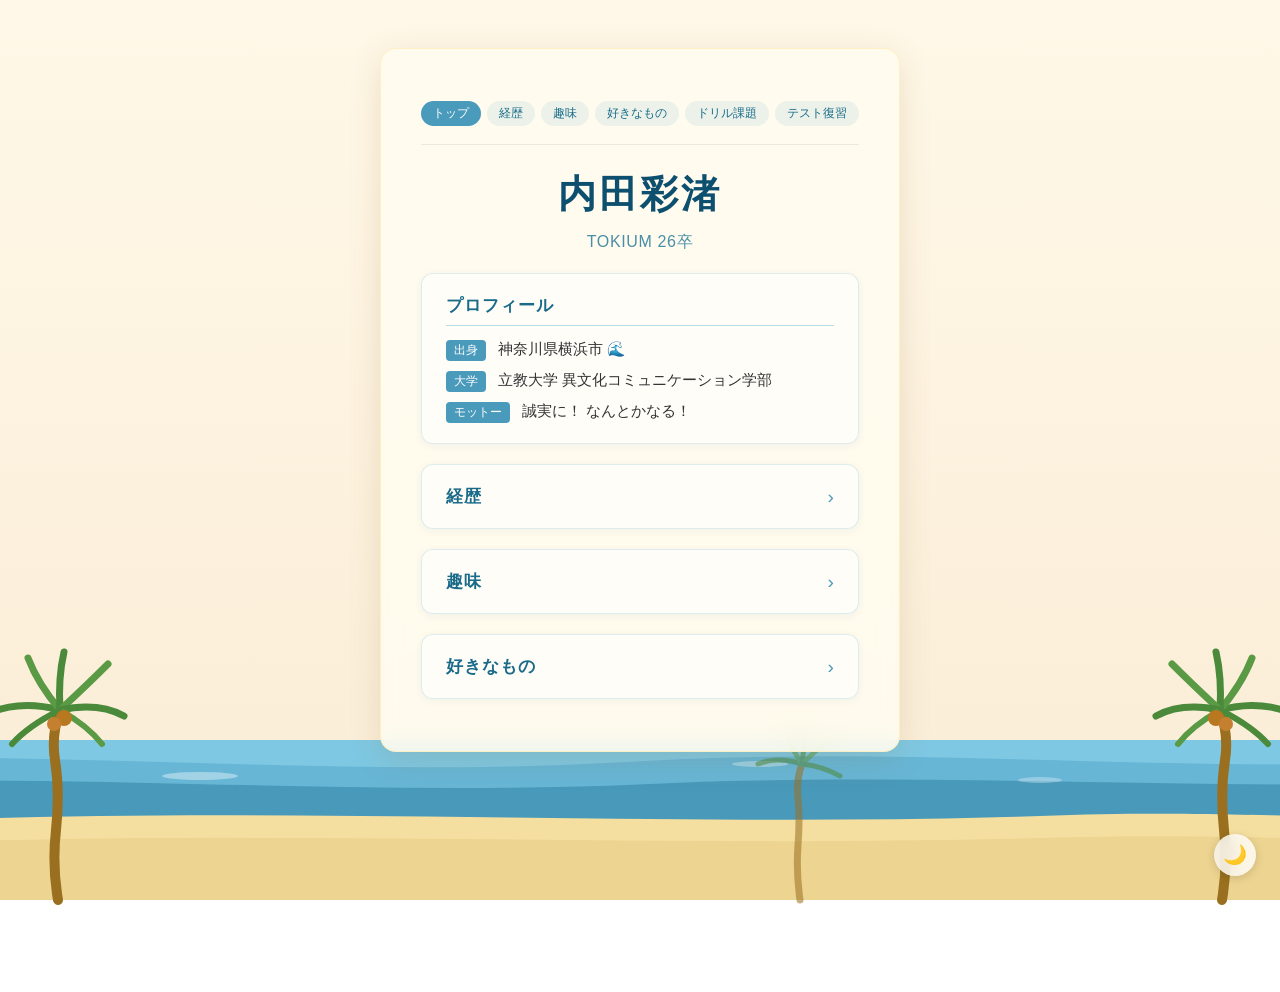
<file: index.html>
<!DOCTYPE html>
<html lang="ja">
<head>
  <meta charset="UTF-8">
  <meta name="viewport" content="width=device-width, initial-scale=1.0">
  <title>内田彩渚</title>
  <link rel="stylesheet" href="style.css">
  <link rel="stylesheet" href="dark-mode.css">
  <script src="dark-mode.js"></script>
</head>
<body>
  <div class="container">
    <nav class="site-nav">
      <a href="index.html" class="current">トップ</a>
      <a href="#career">経歴</a>
      <a href="hobbies.html">趣味</a>
      <a href="#likes">好きなもの</a>
      <a href="drill.html">ドリル課題</a>
      <a href="review.html">テスト復習</a>
    </nav>
    <header>
      <h1>内田彩渚</h1>
      <p class="subtitle">TOKIUM 26卒</p>
    </header>

    <section class="about">
      <h2>プロフィール</h2>
      <ul>
        <li><span class="label">出身</span>神奈川県横浜市 🌊</li>
        <li><span class="label">大学</span>立教大学 異文化コミュニケーション学部</li>
        <li><span class="label">モットー</span>誠実に！ なんとかなる！</li>
      </ul>
    </section>

    <details class="about" id="career">
      <summary><h2>経歴</h2></summary>
      <ul>
        <li><span class="label">中学</span>吹奏楽部（クラリネット）</li>
        <li><span class="label">高校</span>ソフトボール部 🥎</li>
        <li><span class="label">大学</span>ヨット部マネージャー ⛵</li>
        <li><span class="label">留学</span><a href="ryugaku.html">スペイン・バスク地方（バスクチーズケーキで有名！）</a></li>
      </ul>
    </details>

    <details class="about" id="hobbies">
      <summary><h2>趣味</h2></summary>
      <ul>
        <li><a href="piano.html">🎹 ピアノを弾くこと</a></li>
        <li><a href="movie.html">🎥 映画鑑賞</a></li>
        <li><a href="bakery.html">🍞 街散策・パン屋巡り</a></li>
        <li><a href="sea.html">🌊 海を眺めること</a></li>
        <li><a href="dance.html">💃 家で爆踊り</a></li>
      </ul>
    </details>

    <details class="about" id="likes">
      <summary><h2>好きなもの</h2></summary>
      <ul>
        <li><a href="artist.html">🎤 好きなアーティスト</a></li>
        <li><a href="cafe.html">☕ カフェ</a></li>
        <li><a href="app.html">📱 よく使うアプリ</a></li>
      </ul>
    </details>
  </div>

  <script>
    if (location.hash) {
      var el = document.querySelector(location.hash);
      if (el && el.tagName === 'DETAILS') el.open = true;
    }
  </script>

  <!-- Beach illustration -->
  <svg id="beach-scene" xmlns="http://www.w3.org/2000/svg" viewBox="0 0 1400 220" preserveAspectRatio="xMidYMax slice">
    <!-- Sea base -->
    <rect x="0" y="60" width="1400" height="160" fill="#7ec8e3"/>

    <!-- Back wave -->
    <path d="M-200,82 C100,65 400,100 700,82 C1000,64 1250,96 1600,80 L1600,220 L-200,220 Z" fill="#5badd0" opacity="0.65">
      <animateTransform attributeName="transform" type="translate"
        values="0,0; -60,0; 0,0" dur="7s" repeatCount="indefinite"
        calcMode="spline" keyTimes="0;0.5;1"
        keySplines="0.45 0 0.55 1; 0.45 0 0.55 1"/>
    </path>

    <!-- Front wave -->
    <path d="M-200,105 C80,90 380,118 680,104 C980,90 1250,114 1600,100 L1600,220 L-200,220 Z" fill="#3d8fb0" opacity="0.72">
      <animateTransform attributeName="transform" type="translate"
        values="0,0; 60,0; 0,0" dur="5s" repeatCount="indefinite"
        calcMode="spline" keyTimes="0;0.5;1"
        keySplines="0.45 0 0.55 1; 0.45 0 0.55 1"/>
    </path>

    <!-- Foam highlights -->
    <ellipse cx="260" cy="96" rx="38" ry="4" fill="white" opacity="0.38"/>
    <ellipse cx="820" cy="84" rx="28" ry="3" fill="white" opacity="0.32"/>
    <ellipse cx="1100" cy="100" rx="22" ry="3" fill="white" opacity="0.3"/>

    <!-- Sandy beach -->
    <path d="M0,140 C350,126 750,148 1100,136 C1250,130 1360,138 1400,136 L1400,220 L0,220 Z" fill="#f5dfa0"/>
    <path d="M0,162 C350,150 750,168 1100,158 C1250,153 1360,160 1400,158 L1400,220 L0,220 Z" fill="#edd490"/>

    <!-- Left palm tree -->
    <g>
      <!-- Trunk -->
      <path d="M118,220 Q112,185 116,150 Q120,112 115,80 Q111,55 120,30" stroke="#9a7020" stroke-width="10" fill="none" stroke-linecap="round"/>
      <!-- Fronds -->
      <g>
        <path d="M120,30 Q82,20 52,32" stroke="#4a8a3a" stroke-width="7" fill="none" stroke-linecap="round"/>
        <path d="M120,30 Q98,4 88,-22" stroke="#5a9a45" stroke-width="7" fill="none" stroke-linecap="round"/>
        <path d="M120,30 Q118,-2 124,-28" stroke="#4a8a3a" stroke-width="7" fill="none" stroke-linecap="round"/>
        <path d="M120,30 Q148,4 168,-16" stroke="#5a9a45" stroke-width="7" fill="none" stroke-linecap="round"/>
        <path d="M120,30 Q158,22 184,36" stroke="#4a8a3a" stroke-width="7" fill="none" stroke-linecap="round"/>
        <path d="M120,30 Q148,46 162,64" stroke="#5a9a45" stroke-width="6" fill="none" stroke-linecap="round"/>
        <path d="M120,30 Q88,46 72,64" stroke="#4a8a3a" stroke-width="6" fill="none" stroke-linecap="round"/>
      </g>
      <!-- Coconuts -->
      <circle cx="124" cy="38" r="8" fill="#b87820"/>
      <circle cx="114" cy="44" r="7" fill="#c48030"/>
    </g>

    <!-- Right palm tree -->
    <g>
      <!-- Trunk -->
      <path d="M1282,220 Q1288,185 1284,150 Q1280,112 1285,80 Q1289,55 1280,30" stroke="#9a7020" stroke-width="10" fill="none" stroke-linecap="round"/>
      <!-- Fronds -->
      <g>
        <path d="M1280,30 Q1318,20 1348,32" stroke="#4a8a3a" stroke-width="7" fill="none" stroke-linecap="round"/>
        <path d="M1280,30 Q1302,4 1312,-22" stroke="#5a9a45" stroke-width="7" fill="none" stroke-linecap="round"/>
        <path d="M1280,30 Q1282,-2 1276,-28" stroke="#4a8a3a" stroke-width="7" fill="none" stroke-linecap="round"/>
        <path d="M1280,30 Q1252,4 1232,-16" stroke="#5a9a45" stroke-width="7" fill="none" stroke-linecap="round"/>
        <path d="M1280,30 Q1242,22 1216,36" stroke="#4a8a3a" stroke-width="7" fill="none" stroke-linecap="round"/>
        <path d="M1280,30 Q1252,46 1238,64" stroke="#5a9a45" stroke-width="6" fill="none" stroke-linecap="round"/>
        <path d="M1280,30 Q1312,46 1328,64" stroke="#4a8a3a" stroke-width="6" fill="none" stroke-linecap="round"/>
      </g>
      <!-- Coconuts -->
      <circle cx="1276" cy="38" r="8" fill="#b87820"/>
      <circle cx="1286" cy="44" r="7" fill="#c48030"/>
    </g>

    <!-- Small background palm (center-right) -->
    <g opacity="0.55">
      <path d="M860,220 Q856,192 858,165 Q860,140 858,118 Q856,100 862,84" stroke="#9a7020" stroke-width="7" fill="none" stroke-linecap="round"/>
      <g>
        <path d="M862,84 Q838,76 818,84" stroke="#4a8a3a" stroke-width="5" fill="none" stroke-linecap="round"/>
        <path d="M862,84 Q848,64 844,44" stroke="#5a9a45" stroke-width="5" fill="none" stroke-linecap="round"/>
        <path d="M862,84 Q864,62 868,42" stroke="#4a8a3a" stroke-width="5" fill="none" stroke-linecap="round"/>
        <path d="M862,84 Q880,66 896,56" stroke="#5a9a45" stroke-width="5" fill="none" stroke-linecap="round"/>
        <path d="M862,84 Q882,86 900,96" stroke="#4a8a3a" stroke-width="5" fill="none" stroke-linecap="round"/>
      </g>
    </g>
  </svg>

</body>
</html>
</file>
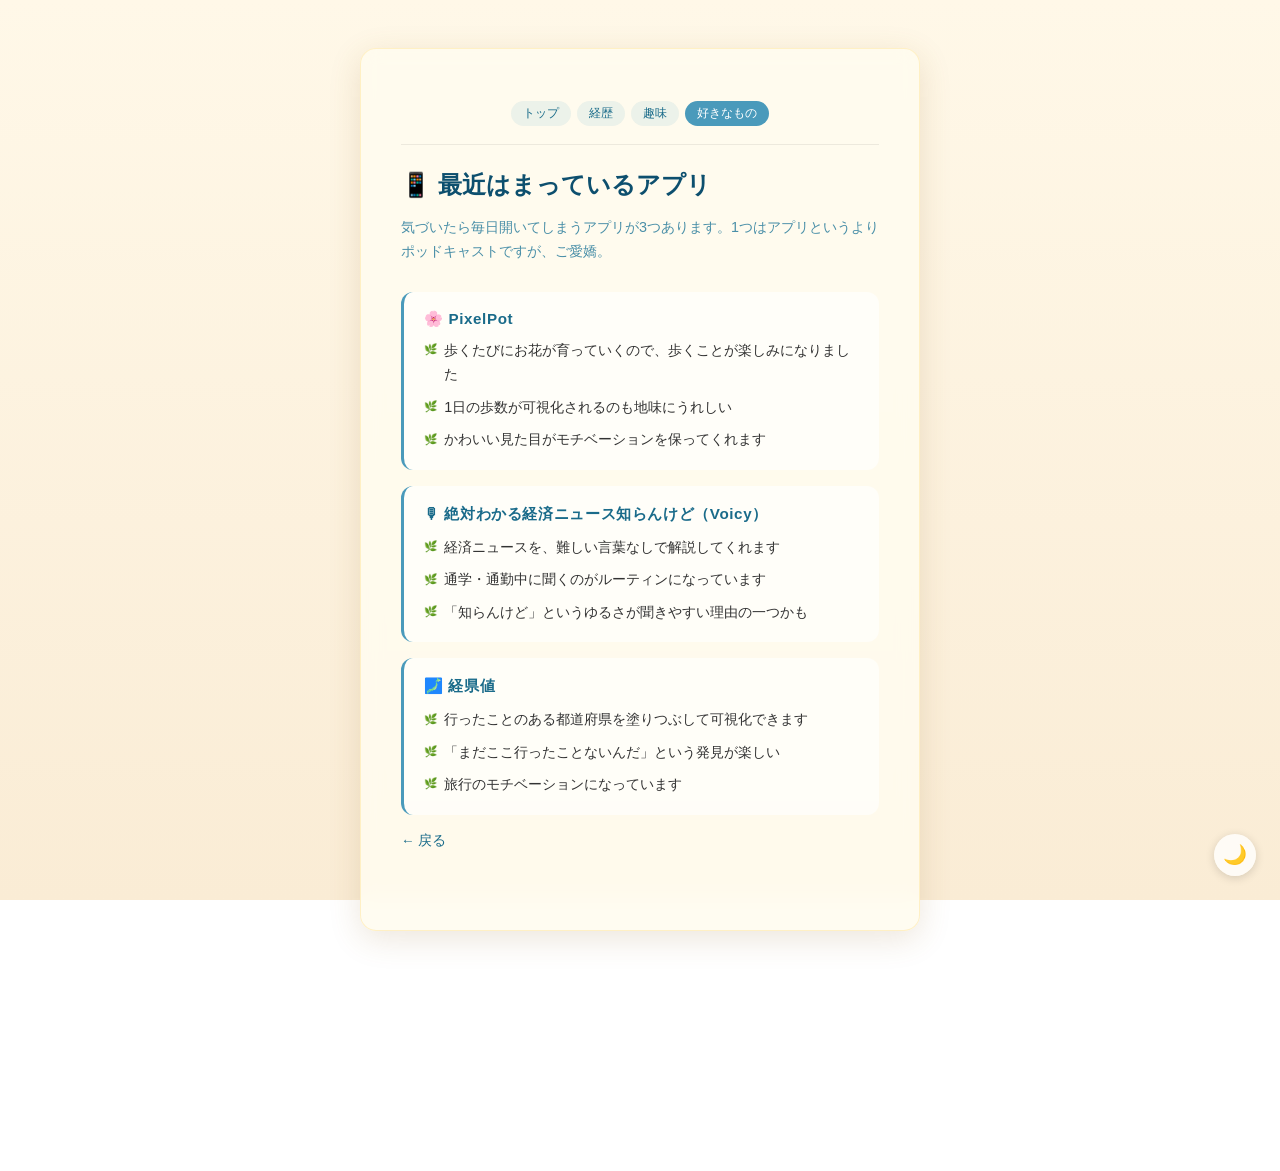
<file: app.html>
<!DOCTYPE html>
<html lang="ja">
<head>
  <meta charset="UTF-8">
  <meta name="viewport" content="width=device-width, initial-scale=1.0">
  <title>最近はまっているアプリ | 内田彩渚</title>
  <link rel="stylesheet" href="style.css">
  <link rel="stylesheet" href="app.css">
  <link rel="stylesheet" href="dark-mode.css">
  <script src="dark-mode.js"></script>
</head>
<body>
  <div class="container app-container">
    <nav class="site-nav">
      <a href="index.html">トップ</a>
      <a href="index.html#career">経歴</a>
      <a href="hobbies.html">趣味</a>
      <a href="index.html#likes" class="current">好きなもの</a>
    </nav>
    <h2 class="app-heading">📱 最近はまっているアプリ</h2>
    <p class="app-lead">気づいたら毎日開いてしまうアプリが3つあります。1つはアプリというよりポッドキャストですが、ご愛嬌。</p>

    <div class="app-card">
      <h3>🌸 PixelPot</h3>
      <ul>
        <li>歩くたびにお花が育っていくので、歩くことが楽しみになりました</li>
        <li>1日の歩数が可視化されるのも地味にうれしい</li>
        <li>かわいい見た目がモチベーションを保ってくれます</li>
      </ul>
    </div>

    <div class="app-card">
      <h3>🎙 絶対わかる経済ニュース知らんけど（Voicy）</h3>
      <ul>
        <li>経済ニュースを、難しい言葉なしで解説してくれます</li>
        <li>通学・通勤中に聞くのがルーティンになっています</li>
        <li>「知らんけど」というゆるさが聞きやすい理由の一つかも</li>
      </ul>
    </div>

    <div class="app-card">
      <h3>🗾 経県値</h3>
      <ul>
        <li>行ったことのある都道府県を塗りつぶして可視化できます</li>
        <li>「まだここ行ったことないんだ」という発見が楽しい</li>
        <li>旅行のモチベーションになっています</li>
      </ul>
    </div>

    <a class="back-link-app" href="hobbies.html">← 戻る</a>
  </div>
</body>
</html>
</file>
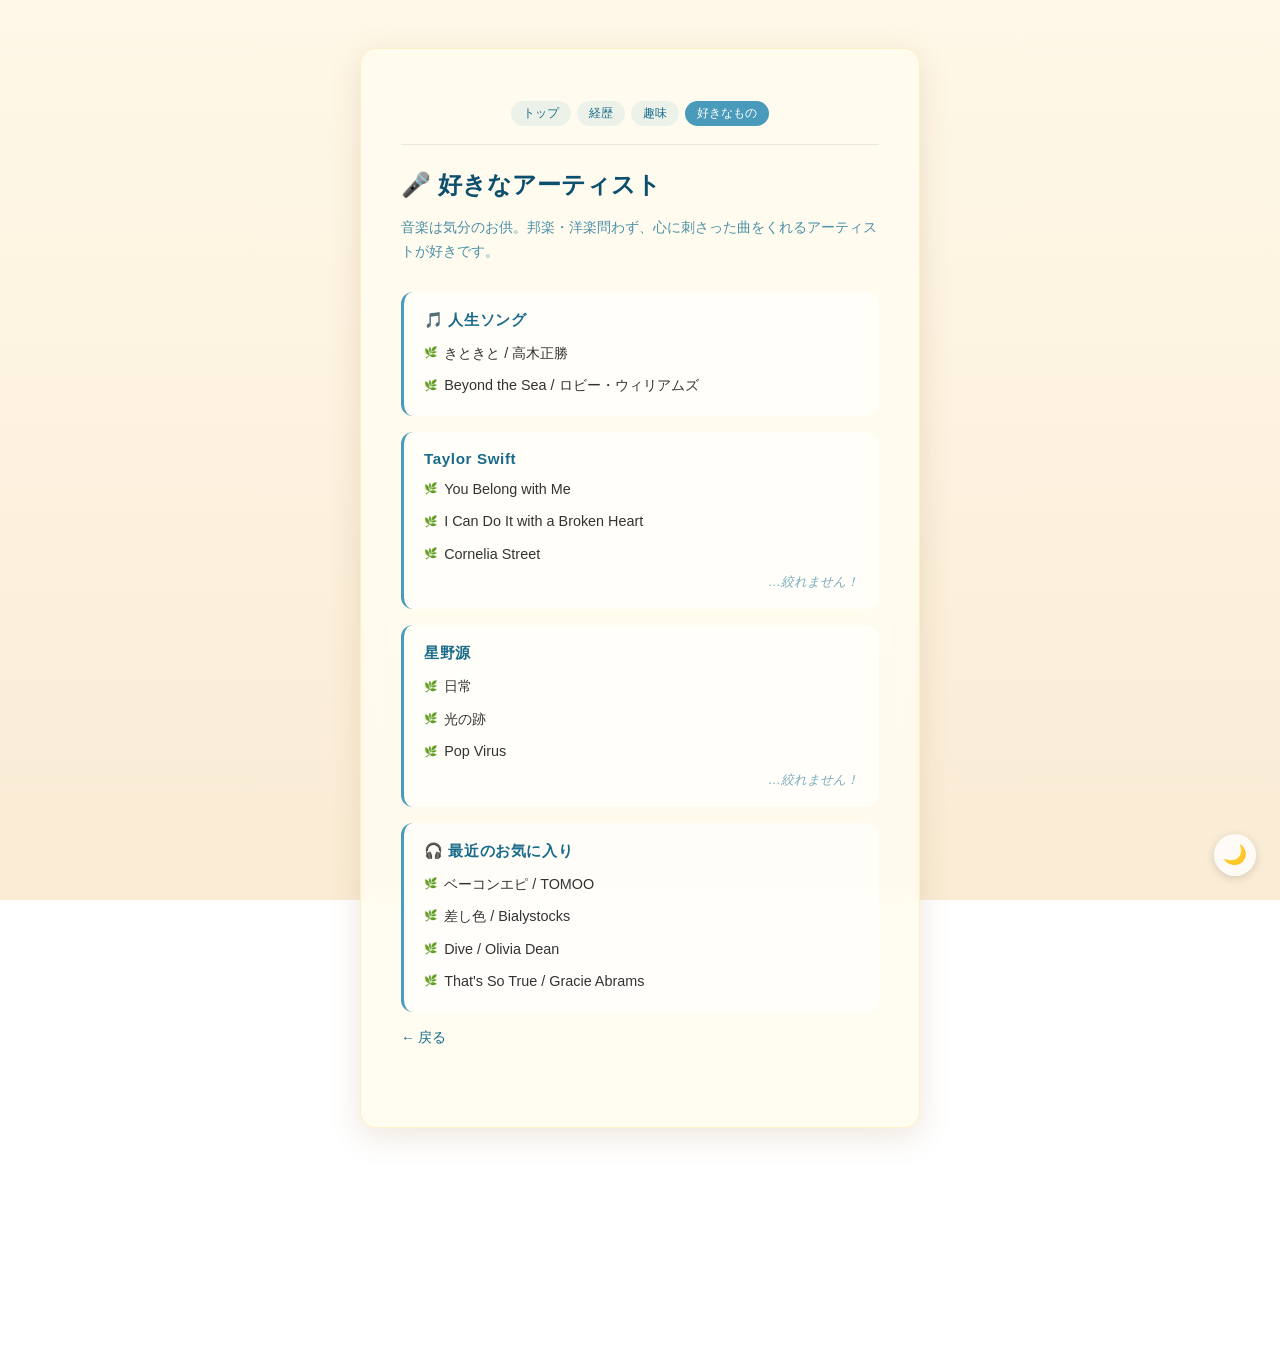
<file: artist.html>
<!DOCTYPE html>
<html lang="ja">
<head>
  <meta charset="UTF-8">
  <meta name="viewport" content="width=device-width, initial-scale=1.0">
  <title>好きなアーティスト | 内田彩渚</title>
  <link rel="stylesheet" href="style.css">
  <link rel="stylesheet" href="hobby-common.css">
  <link rel="stylesheet" href="dark-mode.css">
  <script src="dark-mode.js"></script>
</head>
<body>
  <div class="container hobby-container">
    <nav class="site-nav">
      <a href="index.html">トップ</a>
      <a href="index.html#career">経歴</a>
      <a href="hobbies.html">趣味</a>
      <a href="index.html#likes" class="current">好きなもの</a>
    </nav>
    <h2 class="hobby-heading">🎤 好きなアーティスト</h2>
    <p class="hobby-lead">音楽は気分のお供。邦楽・洋楽問わず、心に刺さった曲をくれるアーティストが好きです。</p>

    <div class="hobby-card">
      <h3>🎵 人生ソング</h3>
      <ul>
        <li>きときと / 高木正勝</li>
        <li>Beyond the Sea / ロビー・ウィリアムズ</li>
      </ul>
    </div>

    <div class="hobby-card">
      <h3>Taylor Swift</h3>
      <ul>
        <li>You Belong with Me</li>
        <li>I Can Do It with a Broken Heart</li>
        <li>Cornelia Street</li>
      </ul>
      <p class="card-note">…絞れません！</p>
    </div>

    <div class="hobby-card">
      <h3>星野源</h3>
      <ul>
        <li>日常</li>
        <li>光の跡</li>
        <li>Pop Virus</li>
      </ul>
      <p class="card-note">…絞れません！</p>
    </div>

    <div class="hobby-card">
      <h3>🎧 最近のお気に入り</h3>
      <ul>
        <li>ベーコンエピ / TOMOO</li>
        <li>差し色 / Bialystocks</li>
        <li>Dive / Olivia Dean</li>
        <li>That's So True / Gracie Abrams</li>
      </ul>
    </div>

    <a class="back-link" href="hobbies.html">← 戻る</a>
  </div>
</body>
</html>
</file>
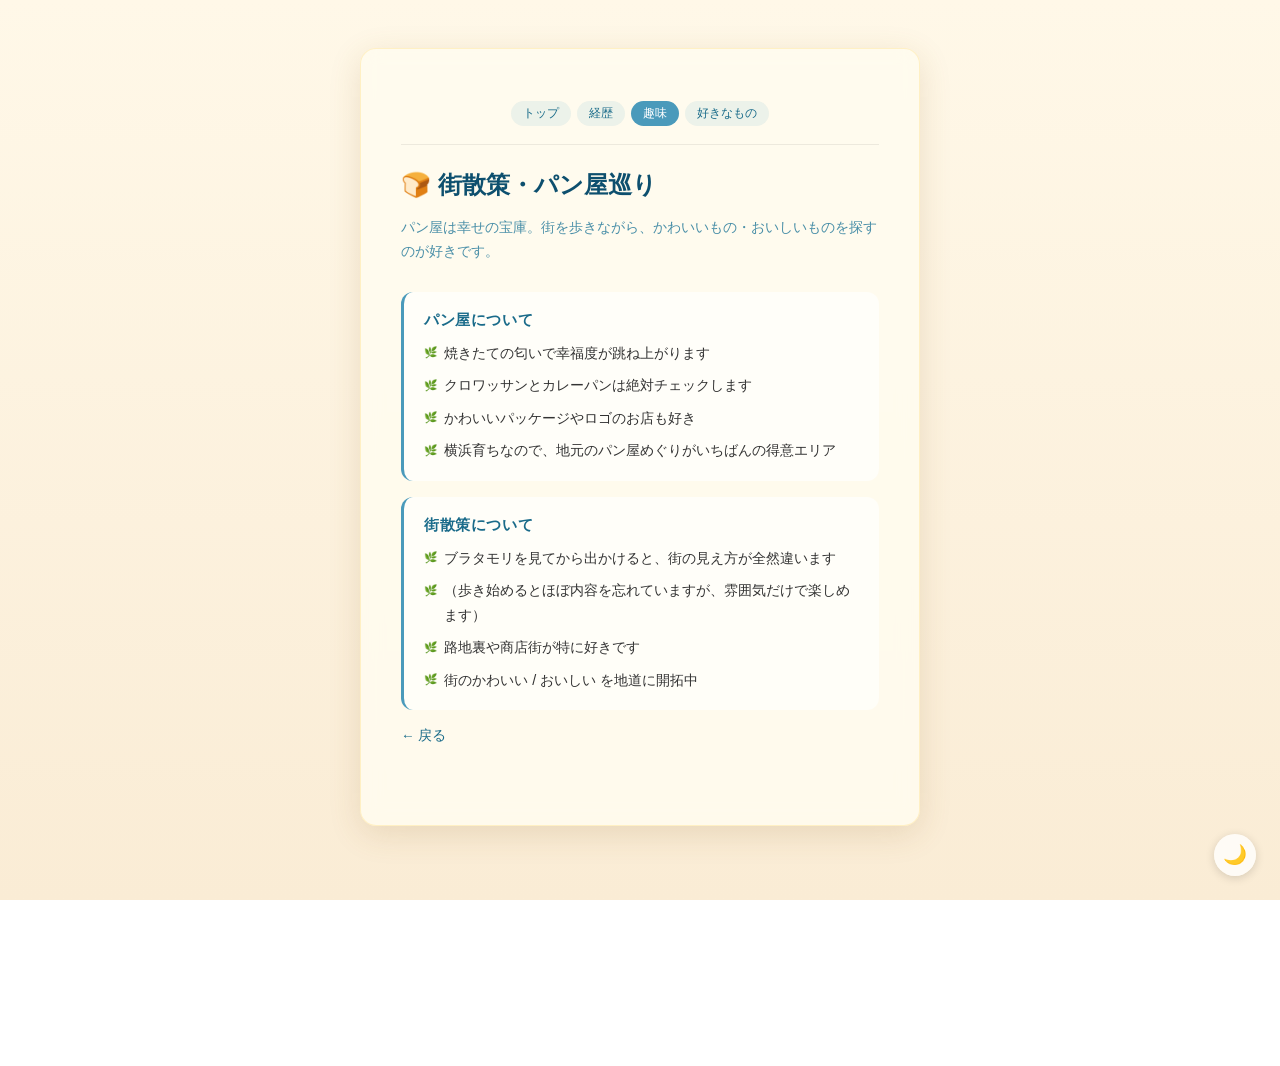
<file: bakery.html>
<!DOCTYPE html>
<html lang="ja">
<head>
  <meta charset="UTF-8">
  <meta name="viewport" content="width=device-width, initial-scale=1.0">
  <title>街散策・パン屋巡り | 内田彩渚</title>
  <link rel="stylesheet" href="style.css">
  <link rel="stylesheet" href="hobby-common.css">
  <link rel="stylesheet" href="dark-mode.css">
  <script src="dark-mode.js"></script>
</head>
<body>
  <div class="container hobby-container">
    <nav class="site-nav">
      <a href="index.html">トップ</a>
      <a href="index.html#career">経歴</a>
      <a href="hobbies.html" class="current">趣味</a>
      <a href="index.html#likes">好きなもの</a>
    </nav>
    <h2 class="hobby-heading">🍞 街散策・パン屋巡り</h2>
    <p class="hobby-lead">パン屋は幸せの宝庫。街を歩きながら、かわいいもの・おいしいものを探すのが好きです。</p>

    <div class="hobby-card">
      <h3>パン屋について</h3>
      <ul>
        <li>焼きたての匂いで幸福度が跳ね上がります</li>
        <li>クロワッサンとカレーパンは絶対チェックします</li>
        <li>かわいいパッケージやロゴのお店も好き</li>
        <li>横浜育ちなので、地元のパン屋めぐりがいちばんの得意エリア</li>
      </ul>
    </div>

    <div class="hobby-card">
      <h3>街散策について</h3>
      <ul>
        <li>ブラタモリを見てから出かけると、街の見え方が全然違います</li>
        <li>（歩き始めるとほぼ内容を忘れていますが、雰囲気だけで楽しめます）</li>
        <li>路地裏や商店街が特に好きです</li>
        <li>街のかわいい / おいしい を地道に開拓中</li>
      </ul>
    </div>

    <a class="back-link" href="hobbies.html">← 戻る</a>
  </div>
</body>
</html>
</file>
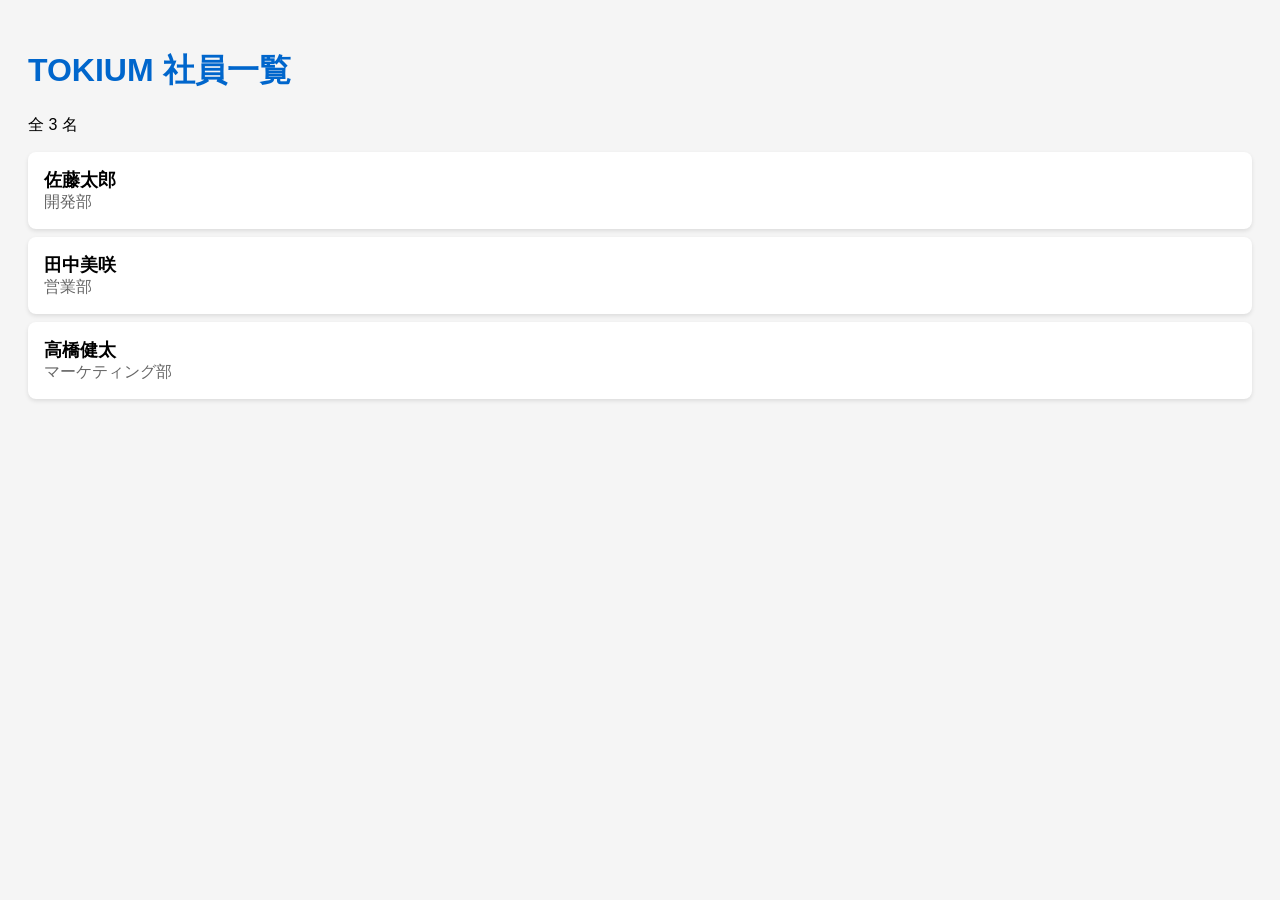
<file: broken.html>
<!DOCTYPE html>
<html lang="ja">
<head>
<meta charset="UTF-8">
<title>社員一覧</title>
<style>
  body { font-family: sans-serif; padding: 20px; background: #f5f5f5; }
  h1 { color: #0066cc; }
  .card { background: white; padding: 16px; margin: 8px 0; border-radius: 8px; box-shadow: 0 2px 4px rgba(0,0,0,0.1); }
  .name { font-size: 18px; font-weight: bold; }
  .dept { color: #666; }
  .hidden { display: none; }
</style>
</head>
<body>
  <h1>TOKIUM 社員一覧</h1>

  <div class="card">
    <div class="name">佐藤太郎</div>
    <div class="dept">開発部</div>
  </div>

  <div class="card hidden">
    <div class="name">鈴木一郎</div>
    <div class="dept">開発部</div>
  </div>

  <div class="card">
    <div class="name">田中美咲</div>
    <div class="dept">営業部</div>
  </div>

  <div class="card">
    <div class="name">高橋健太</div>
    <div class="dept">マーケティング部</div>
  </div>

  <script>
    // 社員数を表示する（バグあり）
    const cards = document.querySelectorAll('.card:not(.hidden)');
    const count = document.createElement('p');
    count.textContent = '全 ' + cards.length + ' 名';
    document.body.insertBefore(count, document.querySelector('h1').nextSibling);
  </script>
</body>
</html>
</file>
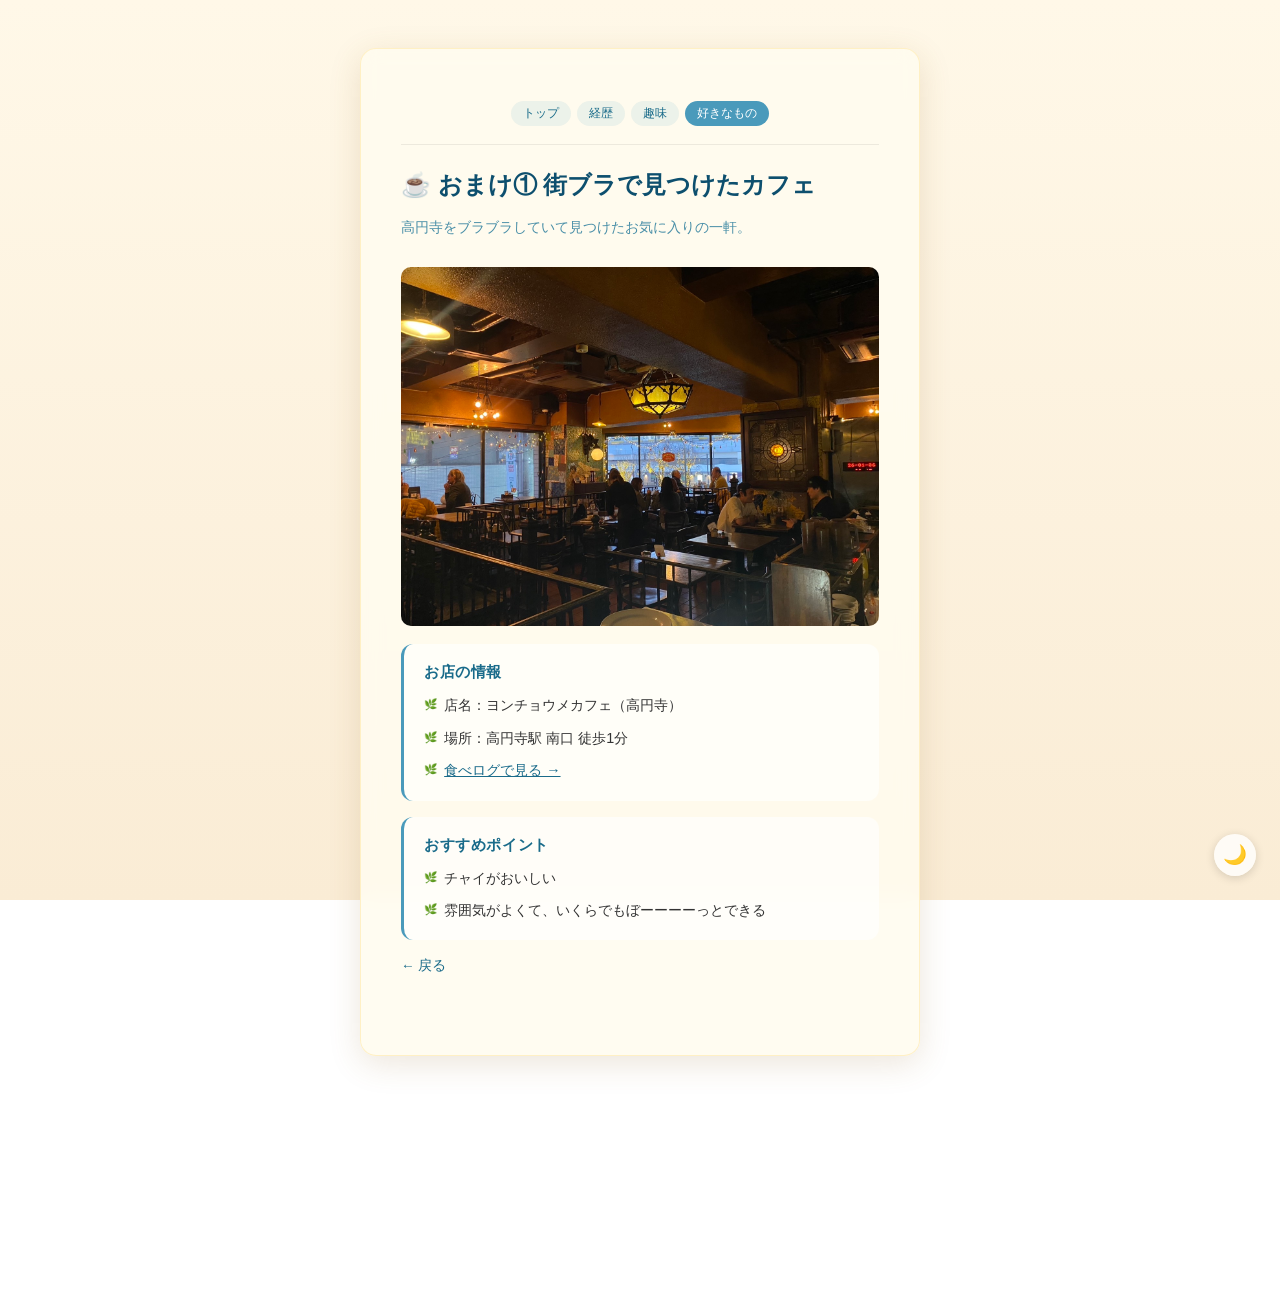
<file: cafe.html>
<!DOCTYPE html>
<html lang="ja">
<head>
  <meta charset="UTF-8">
  <meta name="viewport" content="width=device-width, initial-scale=1.0">
  <title>街ブラで見つけたカフェ | 内田彩渚</title>
  <link rel="stylesheet" href="style.css">
  <link rel="stylesheet" href="hobby-common.css">
  <link rel="stylesheet" href="dark-mode.css">
  <script src="dark-mode.js"></script>
  <style>
    .cafe-img {
      width: 100%;
      border-radius: 10px;
      margin-bottom: 18px;
      display: block;
      object-fit: cover;
    }
  </style>
</head>
<body>
  <div class="container hobby-container">
    <nav class="site-nav">
      <a href="index.html">トップ</a>
      <a href="index.html#career">経歴</a>
      <a href="hobbies.html">趣味</a>
      <a href="index.html#likes" class="current">好きなもの</a>
    </nav>
    <h2 class="hobby-heading">☕ おまけ① 街ブラで見つけたカフェ</h2>
    <p class="hobby-lead">高円寺をブラブラしていて見つけたお気に入りの一軒。</p>

    <img class="cafe-img" src="IMG_6913.JPG" alt="ヨンチョウメカフェ">

    <div class="hobby-card">
      <h3>お店の情報</h3>
      <ul>
        <li>店名：ヨンチョウメカフェ（高円寺）</li>
        <li>場所：高円寺駅 南口 徒歩1分</li>
        <li><a href="https://tabelog.com/tokyo/A1319/A131904/13017412/" target="_blank">食べログで見る →</a></li>
      </ul>
    </div>

    <div class="hobby-card">
      <h3>おすすめポイント</h3>
      <ul>
        <li>チャイがおいしい</li>
        <li>雰囲気がよくて、いくらでもぼーーーーっとできる</li>
      </ul>
    </div>

    <a class="back-link" href="hobbies.html">← 戻る</a>
  </div>
</body>
</html>
</file>
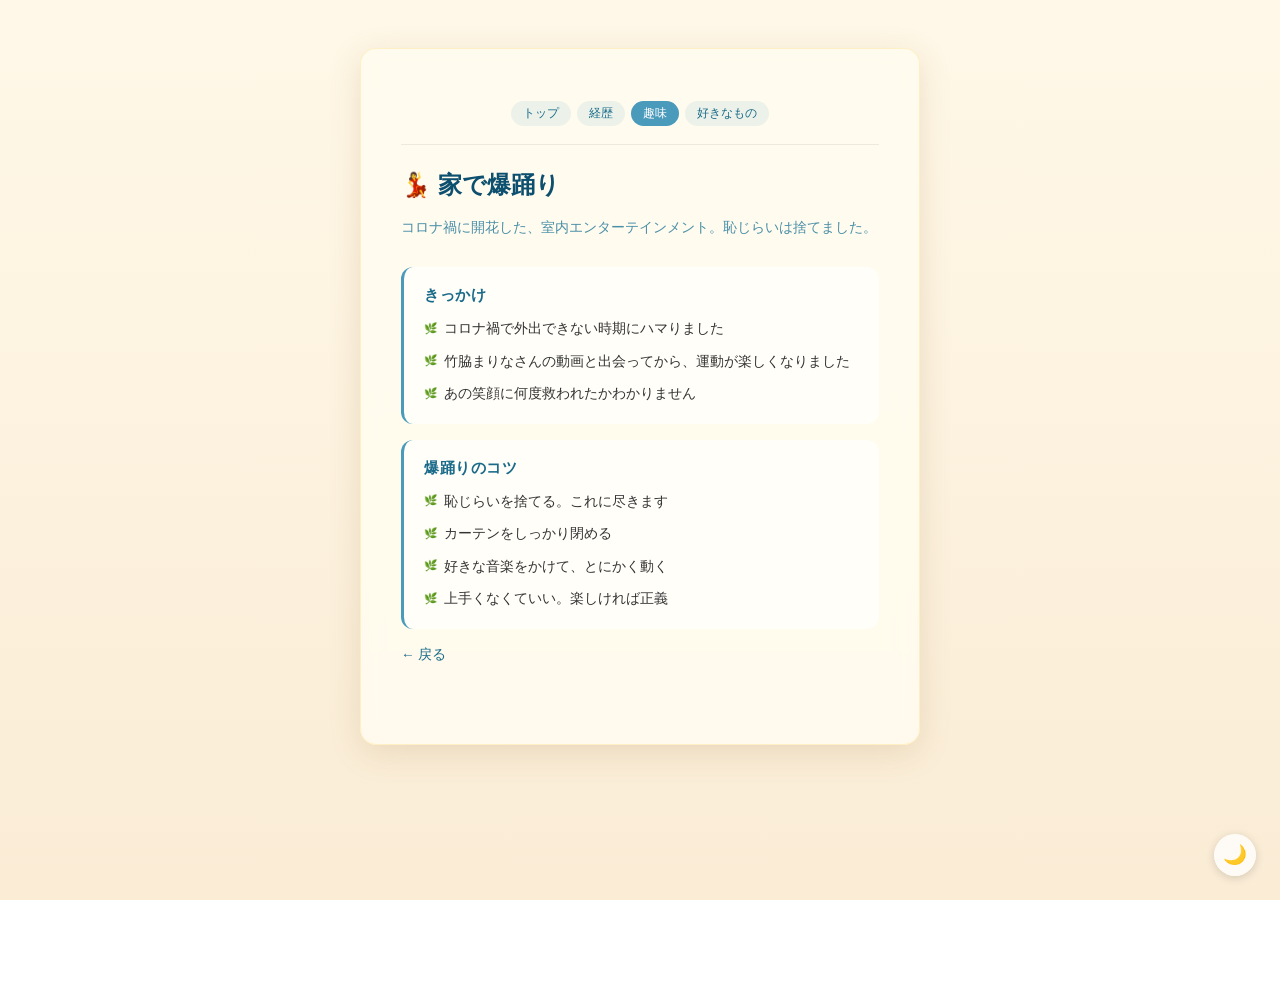
<file: dance.html>
<!DOCTYPE html>
<html lang="ja">
<head>
  <meta charset="UTF-8">
  <meta name="viewport" content="width=device-width, initial-scale=1.0">
  <title>家で爆踊り | 内田彩渚</title>
  <link rel="stylesheet" href="style.css">
  <link rel="stylesheet" href="hobby-common.css">
  <link rel="stylesheet" href="dark-mode.css">
  <script src="dark-mode.js"></script>
</head>
<body>
  <div class="container hobby-container">
    <nav class="site-nav">
      <a href="index.html">トップ</a>
      <a href="index.html#career">経歴</a>
      <a href="hobbies.html" class="current">趣味</a>
      <a href="index.html#likes">好きなもの</a>
    </nav>
    <h2 class="hobby-heading">💃 家で爆踊り</h2>
    <p class="hobby-lead">コロナ禍に開花した、室内エンターテインメント。恥じらいは捨てました。</p>

    <div class="hobby-card">
      <h3>きっかけ</h3>
      <ul>
        <li>コロナ禍で外出できない時期にハマりました</li>
        <li>竹脇まりなさんの動画と出会ってから、運動が楽しくなりました</li>
        <li>あの笑顔に何度救われたかわかりません</li>
      </ul>
    </div>

    <div class="hobby-card">
      <h3>爆踊りのコツ</h3>
      <ul>
        <li>恥じらいを捨てる。これに尽きます</li>
        <li>カーテンをしっかり閉める</li>
        <li>好きな音楽をかけて、とにかく動く</li>
        <li>上手くなくていい。楽しければ正義</li>
      </ul>
    </div>

    <a class="back-link" href="hobbies.html">← 戻る</a>
  </div>
</body>
</html>
</file>
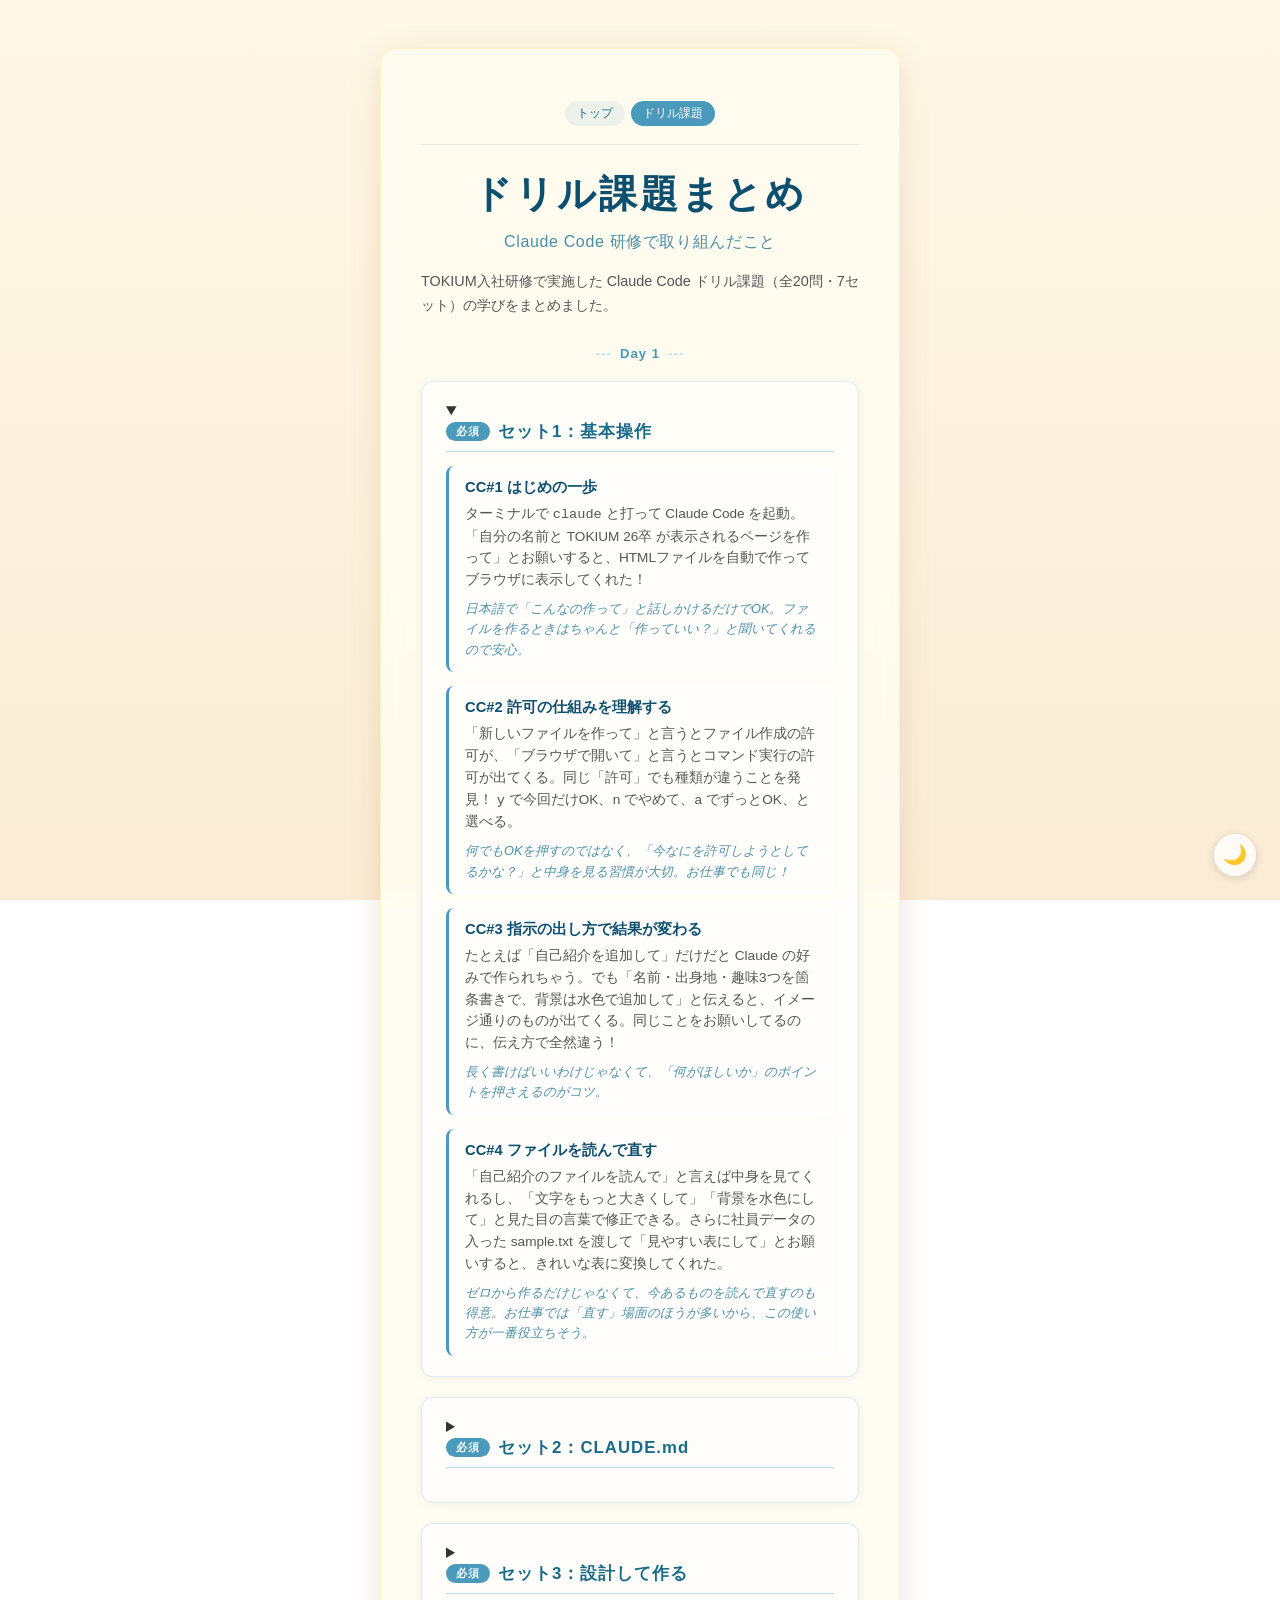
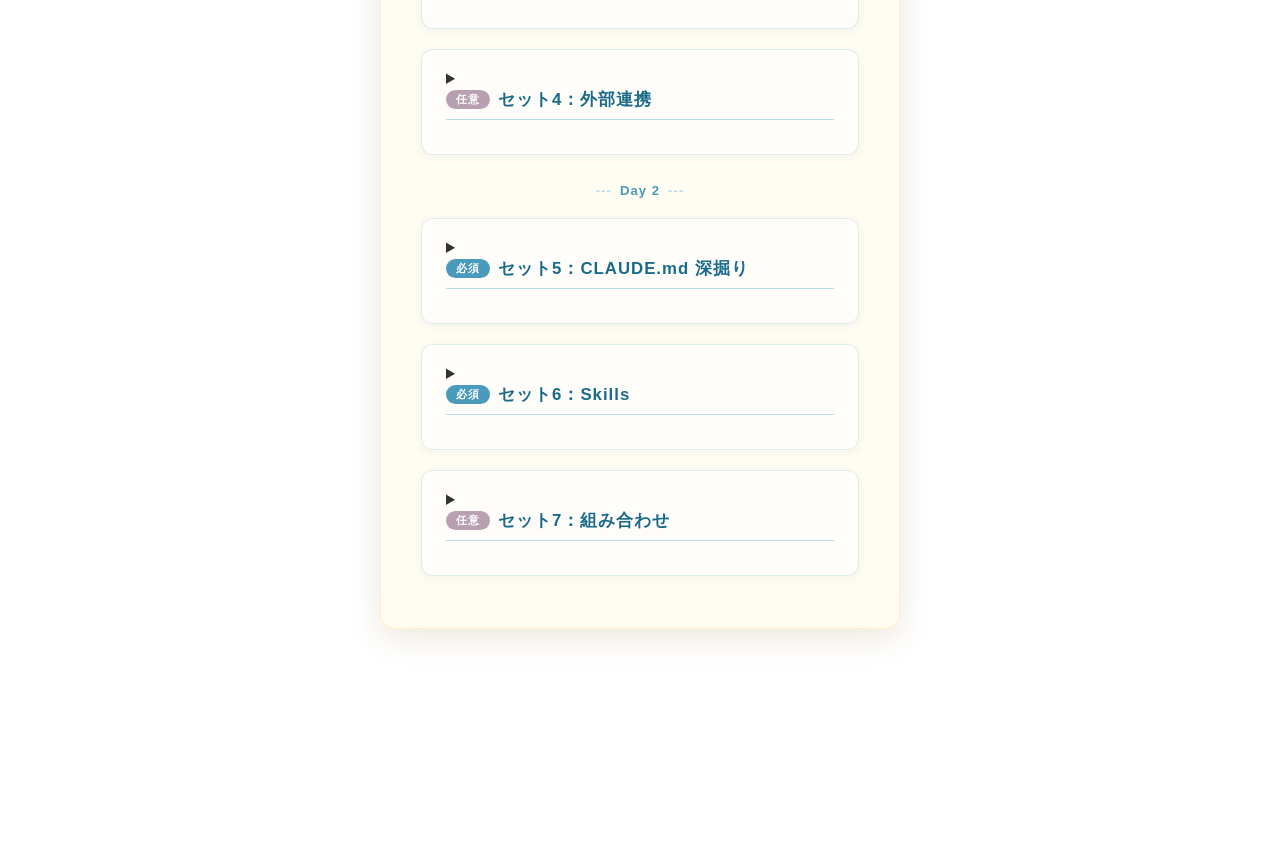
<file: drill.html>
<!DOCTYPE html>
<html lang="ja">
<head>
  <meta charset="UTF-8">
  <meta name="viewport" content="width=device-width, initial-scale=1.0">
  <title>ドリル課題まとめ - 内田彩渚</title>
  <link rel="stylesheet" href="style.css">
  <link rel="stylesheet" href="dark-mode.css">
  <script src="dark-mode.js"></script>
  <style>
    .drill-set {
      margin-top: 20px;
      text-align: left;
      background: rgba(255, 255, 255, 0.6);
      border-radius: 12px;
      padding: 20px 24px;
      border: 1px solid rgba(74, 154, 187, 0.18);
      box-shadow: 0 2px 8px rgba(26, 107, 138, 0.06);
    }
    .drill-set h2 {
      font-size: 1.05rem;
      color: #1a6b8a;
      margin-bottom: 14px;
      padding-bottom: 8px;
      border-bottom: 1px solid #b8dce8;
      letter-spacing: 0.06em;
      display: flex;
      align-items: center;
      gap: 8px;
    }
    .drill-set h2 .set-badge {
      font-size: 0.7rem;
      color: #fff;
      background: #4a9abb;
      padding: 2px 10px;
      border-radius: 12px;
      white-space: nowrap;
    }
    .drill-set h2 .set-badge.optional {
      background: #b8a0b0;
    }
    .drill-item {
      margin-bottom: 14px;
      padding: 12px 16px;
      background: rgba(255, 255, 255, 0.5);
      border-radius: 8px;
      border-left: 3px solid #4a9abb;
    }
    .drill-item:last-child {
      margin-bottom: 0;
    }
    .drill-item h3 {
      font-size: 0.92rem;
      color: #0d4f6e;
      margin-bottom: 6px;
    }
    .drill-item p {
      font-size: 0.85rem;
      color: #555;
      line-height: 1.6;
    }
    .drill-item .takeaway {
      margin-top: 8px;
      font-size: 0.8rem;
      color: #4a8fa8;
      font-style: italic;
    }
    .intro-text {
      text-align: left;
      font-size: 0.9rem;
      color: #555;
      line-height: 1.7;
      margin-top: 8px;
    }
    .day-divider {
      margin-top: 28px;
      margin-bottom: 8px;
      text-align: center;
      font-size: 0.82rem;
      color: #4a9abb;
      font-weight: bold;
      letter-spacing: 0.08em;
    }
    .day-divider::before,
    .day-divider::after {
      content: '---';
      margin: 0 8px;
      color: #b8dce8;
    }
  </style>
</head>
<body>
  <div class="container">
    <nav class="site-nav">
      <a href="index.html">トップ</a>
      <a href="drill.html" class="current">ドリル課題</a>
    </nav>
    <header>
      <h1>ドリル課題まとめ</h1>
      <p class="subtitle">Claude Code 研修で取り組んだこと</p>
    </header>

    <div class="intro-text" style="margin-top: 16px;">
      <p>TOKIUM入社研修で実施した Claude Code ドリル課題（全20問・7セット）の学びをまとめました。</p>
    </div>

    <div class="day-divider">Day 1</div>

    <!-- セット1 -->
    <details class="drill-set" open>
      <summary><h2><span class="set-badge">必須</span>セット1：基本操作</h2></summary>

      <div class="drill-item">
        <h3>CC#1 はじめの一歩</h3>
        <p>ターミナルで <code>claude</code> と打って Claude Code を起動。「自分の名前と TOKIUM 26卒 が表示されるページを作って」とお願いすると、HTMLファイルを自動で作ってブラウザに表示してくれた！</p>
        <p class="takeaway">日本語で「こんなの作って」と話しかけるだけでOK。ファイルを作るときはちゃんと「作っていい？」と聞いてくれるので安心。</p>
      </div>

      <div class="drill-item">
        <h3>CC#2 許可の仕組みを理解する</h3>
        <p>「新しいファイルを作って」と言うとファイル作成の許可が、「ブラウザで開いて」と言うとコマンド実行の許可が出てくる。同じ「許可」でも種類が違うことを発見！ <code>y</code> で今回だけOK、<code>n</code> でやめて、<code>a</code> でずっとOK、と選べる。</p>
        <p class="takeaway">何でもOKを押すのではなく、「今なにを許可しようとしてるかな？」と中身を見る習慣が大切。お仕事でも同じ！</p>
      </div>

      <div class="drill-item">
        <h3>CC#3 指示の出し方で結果が変わる</h3>
        <p>たとえば「自己紹介を追加して」だけだと Claude の好みで作られちゃう。でも「名前・出身地・趣味3つを箇条書きで、背景は水色で追加して」と伝えると、イメージ通りのものが出てくる。同じことをお願いしてるのに、伝え方で全然違う！</p>
        <p class="takeaway">長く書けばいいわけじゃなくて、「何がほしいか」のポイントを押さえるのがコツ。</p>
      </div>

      <div class="drill-item">
        <h3>CC#4 ファイルを読んで直す</h3>
        <p>「自己紹介のファイルを読んで」と言えば中身を見てくれるし、「文字をもっと大きくして」「背景を水色にして」と見た目の言葉で修正できる。さらに社員データの入った sample.txt を渡して「見やすい表にして」とお願いすると、きれいな表に変換してくれた。</p>
        <p class="takeaway">ゼロから作るだけじゃなくて、今あるものを読んで直すのも得意。お仕事では「直す」場面のほうが多いから、この使い方が一番役立ちそう。</p>
      </div>
    </details>

    <!-- セット2 -->
    <details class="drill-set">
      <summary><h2><span class="set-badge">必須</span>セット2：CLAUDE.md</h2></summary>

      <div class="drill-item">
        <h3>CC#5 CLAUDE.mdを書く</h3>
        <p>CLAUDE.md は「Claude への指示書」。たとえば「メインカラーは青系」「日本語で書いて」「砂浜っぽい雰囲気で」と書いておくと、新しいページを作るたびに毎回言わなくても自動でそのルールに従ってくれる。</p>
        <p class="takeaway">毎回同じ説明をしなくていいのがすごく楽！ 書く内容が具体的なほど、出力のクオリティが安定する。</p>
      </div>

      <div class="drill-item">
        <h3>CC#6 セッション管理</h3>
        <p>会話が長くなると Claude Code の動きが遅くなることがある。そんなときは <code>/compact</code> と打つと会話を圧縮してくれる。終了後も <code>claude --continue</code> で前回の続きから再開できるので、翌日もスムーズ。</p>
        <p class="takeaway">「なんか重いな」と感じたら /compact。作業の区切りで終了しても、次の日ちゃんと続きから始められるので安心。</p>
      </div>
    </details>

    <!-- セット3 -->
    <details class="drill-set">
      <summary><h2><span class="set-badge">必須</span>セット3：設計して作る</h2></summary>

      <div class="drill-item">
        <h3>CC#7 計画してから作る</h3>
        <p><code>/plan</code> と打つと計画モードになって、「こういう構成でいこうと思うけどどう？」と Claude が提案してくれる。「ここはこうしたい」と意見を言いながら一緒に計画を詰めて、OKなら「この計画で進めて」で一気に作ってくれる。</p>
        <p class="takeaway">いきなり作り始めると「やっぱ違う…」の手戻りが起きがち。先に計画を立てるだけで完成度がぐっと上がる！</p>
      </div>

      <div class="drill-item">
        <h3>CC#8 壊れたコードを直す</h3>
        <p>表示が崩れた HTML ファイルを渡して「何がおかしいか調べて。まだ直さないで」とお願いすると、原因を説明してくれる。難しかったら「もっと簡単に説明して」と言えばOK。納得してから「じゃあ直して」で修正。</p>
        <p class="takeaway">「直して」の一言でも直してくれるけど、「何が壊れてたのか」を自分でもわかっておくのが大事。エラーが出たらそのまま貼るのが最速の解決法！</p>
      </div>

      <div class="drill-item">
        <h3>CC#9 複数ファイルで構成する</h3>
        <p>「ポートフォリオを3つのファイルに分けて」と指示すると、HTML（中身）・CSS（見た目）・JS（動き）に分けてくれる。分けた後に「背景色を変えて」とお願いすると、CSSだけ変わってHTMLはそのまま。便利！</p>
        <p class="takeaway">1つのファイルに全部書くと長くてごちゃごちゃに。役割ごとに分けると「見た目だけ直したい」がサッとできる。</p>
      </div>
    </details>

    <!-- セット4 -->
    <details class="drill-set">
      <summary><h2><span class="set-badge optional">任意</span>セット4：外部連携</h2></summary>

      <div class="drill-item">
        <h3>CC#10 Slackに投稿する</h3>
        <p>「研修チャンネルに『CC#10完了！』と投稿して」とお願いすると、Claude Code が Slack にメッセージを送ってくれる。送る前に「この内容でいい？」と確認画面が出るので、中身を見てからOKする。</p>
        <p class="takeaway">PC外のサービス（Slack など）も操作できるのはすごいけど、その分「何を送ろうとしてるか」をちゃんと見る習慣が大事。</p>
      </div>

      <div class="drill-item">
        <h3>CC#11 ブラウザで情報を取る</h3>
        <p>「https://tokium.jp にアクセスして会社の概要をまとめて」と言うと、Webサイトの情報を読み取ってまとめてくれる。それを「ポートフォリオに追加して」と言えば、新しいセクションとして組み込んでくれた。</p>
        <p class="takeaway">調べものもお任せできるけど、AIがまとめた情報が正しいかは自分の目で確認するのが鉄則！</p>
      </div>

      <div class="drill-item">
        <h3>CC#12 Driveにファイルを保存する</h3>
        <p>「portfolio フォルダの中身を Google Drive にコピーして」と言うだけでバックアップ完了。PCが壊れても安心だし、URLで人に共有もできる。</p>
        <p class="takeaway">ファイル操作もSlack投稿もブラウザも Drive も、ぜんぶ Claude Code の画面1つでできちゃう。</p>
      </div>
    </details>

    <div class="day-divider">Day 2</div>

    <!-- セット5 -->
    <details class="drill-set">
      <summary><h2><span class="set-badge">必須</span>セット5：CLAUDE.md 深掘り</h2></summary>

      <div class="drill-item">
        <h3>CC#13 CLAUDE.mdの威力を実感する</h3>
        <p>CLAUDE.md をいったん無効にして「趣味のページを追加して」と指示 → デザインがバラバラに。CLAUDE.md を戻してもう一度同じ指示 → ちゃんと統一されたデザインで出てくる。この差がはっきりわかって面白かった！</p>
        <p class="takeaway">CLAUDE.md があるだけで「毎回言わなくても」品質が安定する。ないと、全部イチから説明しないといけなくなる。</p>
      </div>

      <div class="drill-item">
        <h3>CC#14 Claude Codeにレビューしてもらう</h3>
        <p>「スマホで見たとき気になるところを3つ教えて」のように聞くと、改善ポイントを具体的に教えてくれる。「確かに！」と思ったものだけ選んで直してもらい、気に入らなければ「元に戻して」で戻せる。</p>
        <p class="takeaway">AI は「作る」だけじゃなくて「チェックする」のも得意。ただし全部の指摘に従う必要はなくて、「どれを直すか決めるのは自分」というのが大事。</p>
      </div>

      <div class="drill-item">
        <h3>CC#15 CLAUDE.mdを育てる</h3>
        <p>CC#14 で「フォントサイズがバラバラ」と指摘されたなら、それを CLAUDE.md に「本文は 0.92rem に統一」と追記する。すると次からは自動で守ってくれるようになる。</p>
        <p class="takeaway">CLAUDE.md は一度書いて終わりじゃなくて、「気づいたことを足していく」もの。この「気づき → ルール化 → 自動化」のサイクルは、お仕事の改善と同じ考え方！</p>
      </div>
    </details>

    <!-- セット6 -->
    <details class="drill-set">
      <summary><h2><span class="set-badge">必須</span>セット6：Skills</h2></summary>

      <div class="drill-item">
        <h3>CC#16 繰り返し作業をSkillにする</h3>
        <p>毎回「CLAUDE.md のデザインに合わせて新しいページを作って、ブラウザで開いて」と言うのが面倒…。そこで、この一連の手順を Skill ファイルにまとめておくと、次からは <code>/add-page</code> と打つだけで全部やってくれる！</p>
        <p class="takeaway">CLAUDE.md は「常に効くルール」、Skill は「呼び出した時だけ動く手順書」。「面倒だな」と思ったら Skill 化のチャンス。</p>
      </div>

      <div class="drill-item">
        <h3>CC#17 Skillを改善して使い回す</h3>
        <p>CC#16 で「趣味ページ」用に作った Skill を「好きな食べ物ページ」でも使ってみる。うまくいかない部分があったら「Skill の中身を見せて」→「ここをこう変えて」で改善。2回目・3回目とどんどん使いやすくなっていく。</p>
        <p class="takeaway">最初から完璧な Skill は作れなくて当たり前。「使う → 直す → また使う」を繰り返して育てていくのがコツ。</p>
      </div>
    </details>

    <!-- セット7 -->
    <details class="drill-set">
      <summary><h2><span class="set-badge optional">任意</span>セット7：組み合わせ</h2></summary>

      <div class="drill-item">
        <h3>CC#18 Slack投稿Skillを作る</h3>
        <p>CC#10 の Slack 投稿と CC#16 の Skill を組み合わせ！ <code>/progress セット7に挑戦中です</code> と打つだけで、テンプレート付きの進捗報告が Slack に投稿される Skill を作った。</p>
        <p class="takeaway">「外部連携 × 自動化」の組み合わせが一番パワフル。日報の投稿や定型の連絡など、お仕事の繰り返し作業も同じやり方で効率化できそう。</p>
      </div>

      <div class="drill-item">
        <h3>CC#19 ポートフォリオを磨き上げる</h3>
        <p>「スマホサイズで表示が崩れないか確認して」「色やフォントがバラバラなところを見つけて」など、5つの観点で Claude Code にチェックしてもらう。問題が見つかったら「直して」→ ブラウザで確認、の繰り返し。</p>
        <p class="takeaway">「作って終わり」じゃなくて「使う人の目線で見直す」のが大事。チェックリストを渡して Claude Code に確認してもらうのは、品質を上げるいい方法！</p>
      </div>

      <div class="drill-item">
        <h3>CC#20 CLAUDE.md + 一発で作らせる</h3>
        <p>2日間かけて育てた CLAUDE.md の集大成。「ダークモード切替機能を追加して」のように1回だけ指示を出して、追加の説明なしでどこまで完成するかチャレンジ。イマイチだったら、指示を長くするんじゃなくて CLAUDE.md のほうを改善して再挑戦！</p>
        <p class="takeaway">「1回で伝わるように設計する力」こそが、AIを使いこなすスキル。指示を長くするより、CLAUDE.md を育てるほうが近道！</p>
      </div>
    </details>

  </div>
</body>
</html>
</file>
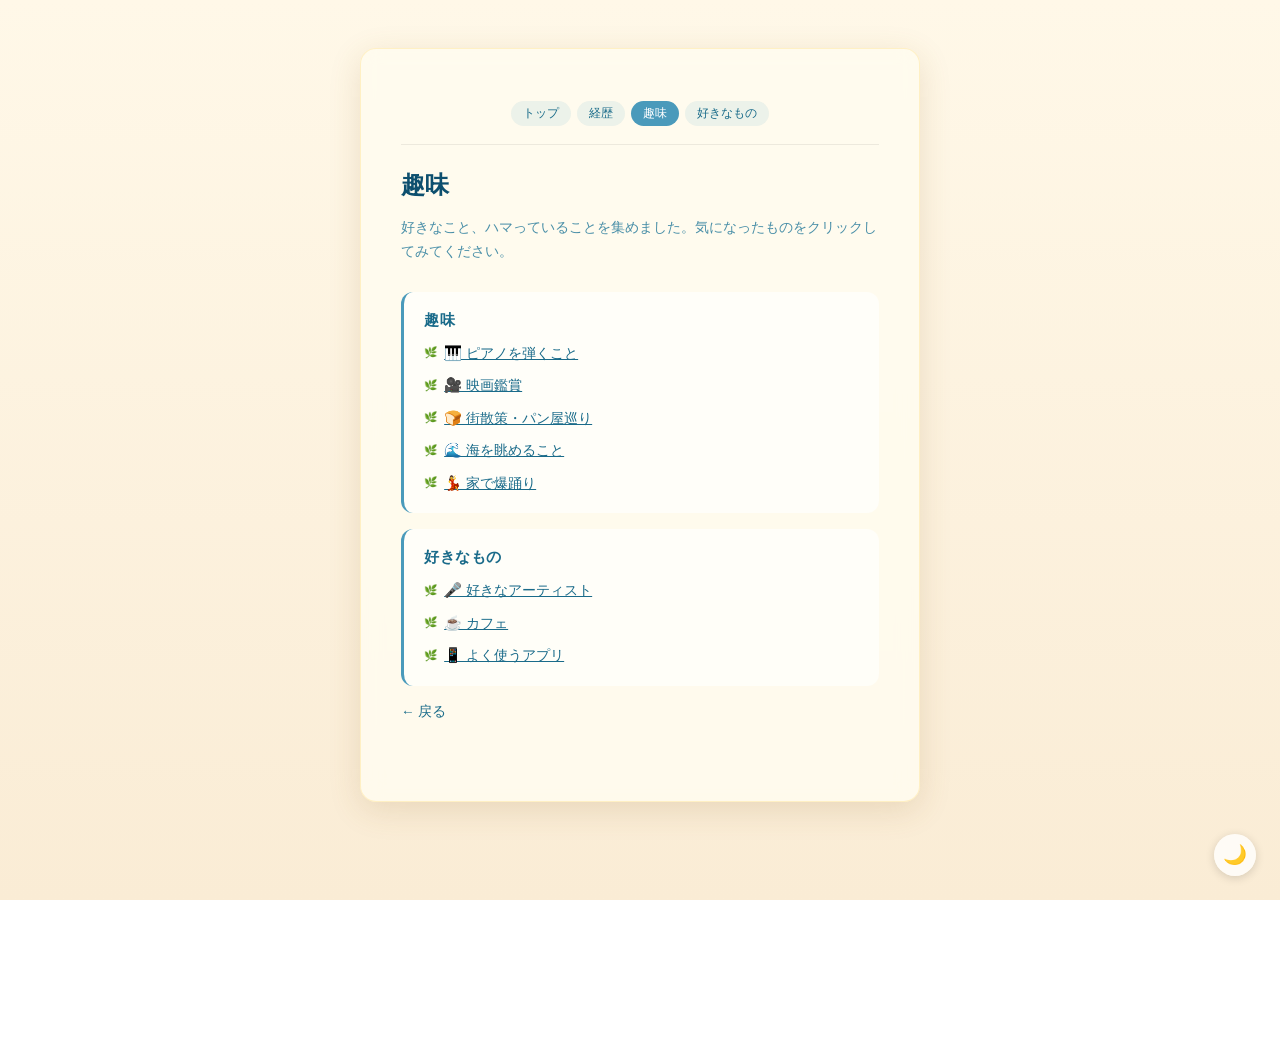
<file: hobbies.html>
<!DOCTYPE html>
<html lang="ja">
<head>
  <meta charset="UTF-8">
  <meta name="viewport" content="width=device-width, initial-scale=1.0">
  <title>趣味 | 内田彩渚</title>
  <link rel="stylesheet" href="style.css">
  <link rel="stylesheet" href="hobby-common.css">
  <link rel="stylesheet" href="dark-mode.css">
  <script src="dark-mode.js"></script>
</head>
<body>
  <div class="container hobby-container">
    <nav class="site-nav">
      <a href="index.html">トップ</a>
      <a href="index.html#career">経歴</a>
      <a href="hobbies.html" class="current">趣味</a>
      <a href="index.html#likes">好きなもの</a>
    </nav>
    <h2 class="hobby-heading">趣味</h2>
    <p class="hobby-lead">好きなこと、ハマっていることを集めました。気になったものをクリックしてみてください。</p>

    <div class="hobby-card">
      <h3>趣味</h3>
      <ul>
        <li><a href="piano.html">🎹 ピアノを弾くこと</a></li>
        <li><a href="movie.html">🎥 映画鑑賞</a></li>
        <li><a href="bakery.html">🍞 街散策・パン屋巡り</a></li>
        <li><a href="sea.html">🌊 海を眺めること</a></li>
        <li><a href="dance.html">💃 家で爆踊り</a></li>
      </ul>
    </div>

    <div class="hobby-card">
      <h3>好きなもの</h3>
      <ul>
        <li><a href="artist.html">🎤 好きなアーティスト</a></li>
        <li><a href="cafe.html">☕ カフェ</a></li>
        <li><a href="app.html">📱 よく使うアプリ</a></li>
      </ul>
    </div>

    <a class="back-link" href="index.html">← 戻る</a>
  </div>
</body>
</html>
</file>
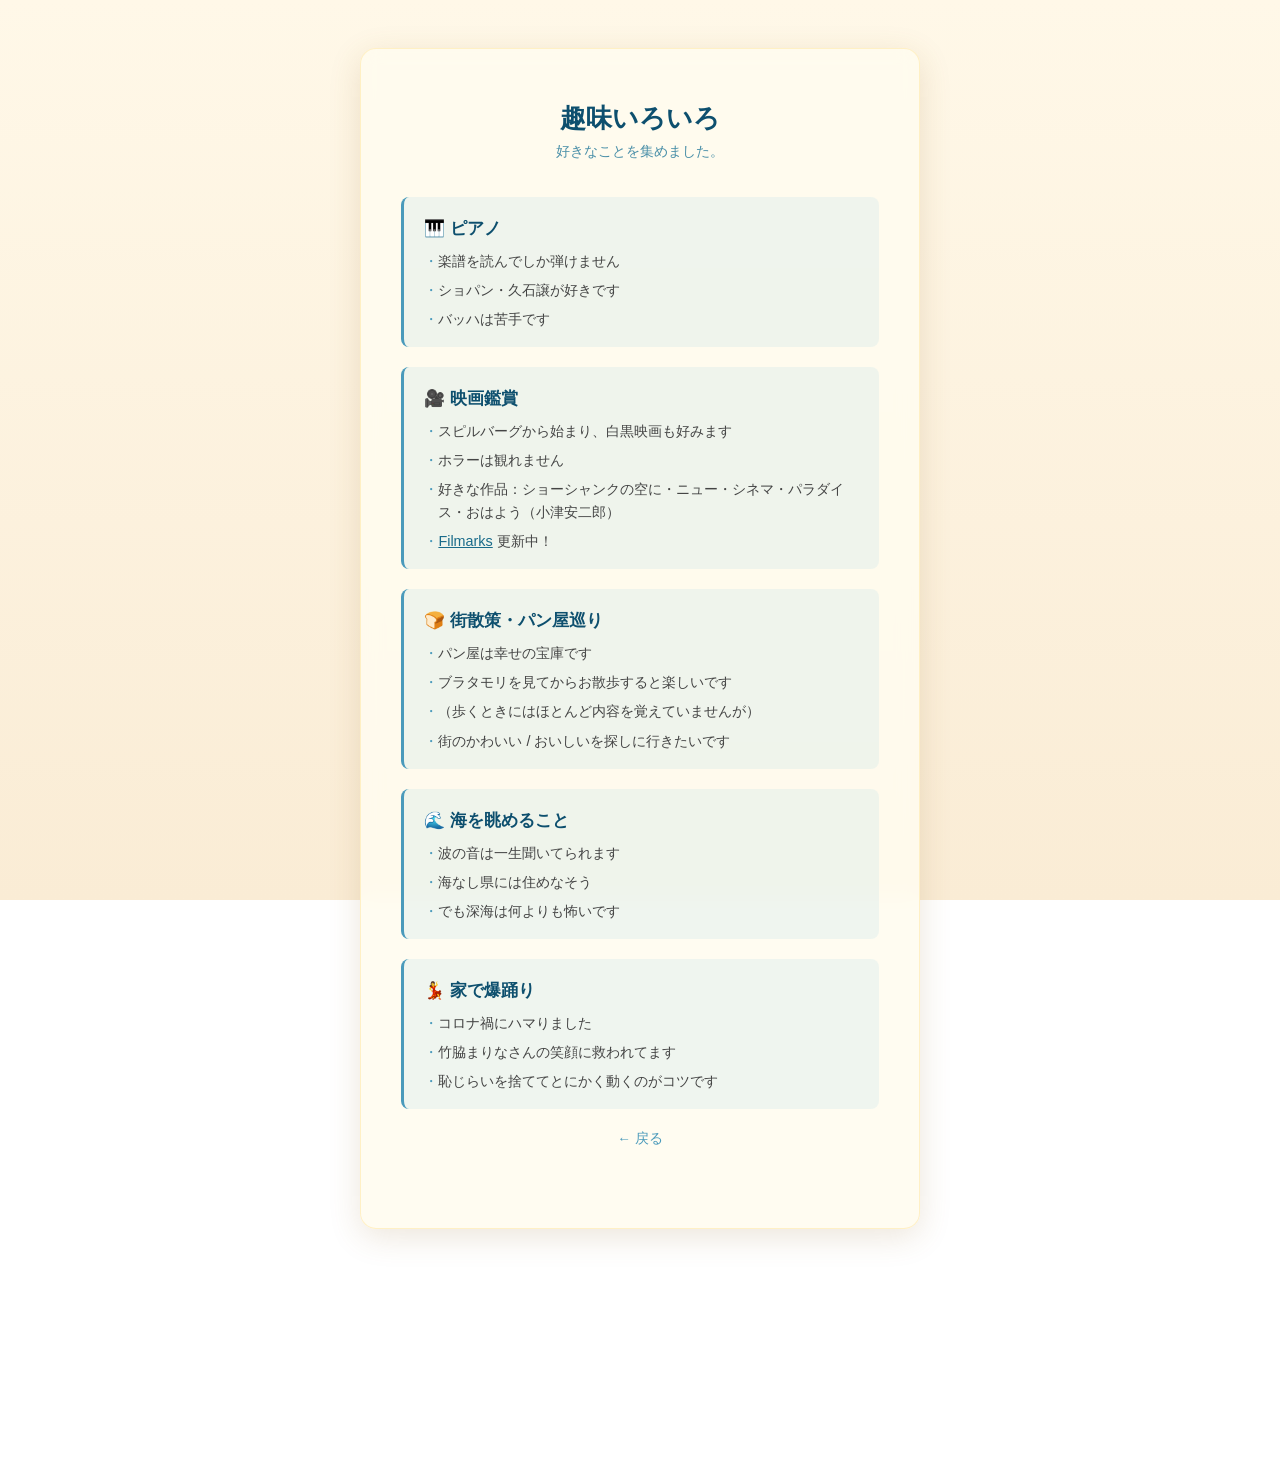
<file: hobby.html>
<!DOCTYPE html>
<html lang="ja">
<head>
  <meta charset="UTF-8">
  <meta name="viewport" content="width=device-width, initial-scale=1.0">
  <title>趣味 | 内田彩渚</title>
  <link rel="stylesheet" href="style.css">
  <style>
    .hobby-container {
      max-width: 560px;
    }
    .back-link {
      display: inline-block;
      margin-bottom: 28px;
      font-size: 0.85rem;
      color: #4a9abb;
      text-decoration: none;
    }
    .back-link:hover {
      text-decoration: underline;
    }
    .hobby-title {
      font-size: 1.6rem;
      color: #0d4f6e;
      margin-bottom: 6px;
    }
    .hobby-lead {
      font-size: 0.9rem;
      color: #4a8fa8;
      margin-bottom: 36px;
    }
    .hobby-card {
      background: rgba(168, 216, 234, 0.18);
      border-left: 3px solid #4a9abb;
      border-radius: 8px;
      padding: 20px 20px 16px;
      margin-bottom: 20px;
      text-align: left;
    }
    .hobby-card h3 {
      font-size: 1.05rem;
      color: #0d4f6e;
      margin-bottom: 10px;
    }
    .hobby-card ul {
      list-style: none;
      display: flex;
      flex-direction: column;
      gap: 6px;
    }
    .hobby-card li {
      font-size: 0.9rem;
      color: #444;
      line-height: 1.6;
      padding-left: 1em;
      position: relative;
    }
    .hobby-card li::before {
      content: '・';
      position: absolute;
      left: 0;
      color: #4a9abb;
    }
  </style>
</head>
<body>
  <div class="container hobby-container">
    <h2 class="hobby-title">趣味いろいろ</h2>
    <p class="hobby-lead">好きなことを集めました。</p>

    <div class="hobby-card">
      <h3>🎹 ピアノ</h3>
      <ul>
        <li>楽譜を読んでしか弾けません</li>
        <li>ショパン・久石譲が好きです</li>
        <li>バッハは苦手です</li>
      </ul>
    </div>

    <div class="hobby-card">
      <h3>🎥 映画鑑賞</h3>
      <ul>
        <li>スピルバーグから始まり、白黒映画も好みます</li>
        <li>ホラーは観れません</li>
        <li>好きな作品：ショーシャンクの空に・ニュー・シネマ・パラダイス・おはよう（小津安二郎）</li>
        <li><a href="https://filmarks.com/users/ayn___0327" target="_blank">Filmarks</a> 更新中！</li>
      </ul>
    </div>

    <div class="hobby-card">
      <h3>🍞 街散策・パン屋巡り</h3>
      <ul>
        <li>パン屋は幸せの宝庫です</li>
        <li>ブラタモリを見てからお散歩すると楽しいです</li>
        <li>（歩くときにはほとんど内容を覚えていませんが）</li>
        <li>街のかわいい / おいしいを探しに行きたいです</li>
      </ul>
    </div>

    <div class="hobby-card">
      <h3>🌊 海を眺めること</h3>
      <ul>
        <li>波の音は一生聞いてられます</li>
        <li>海なし県には住めなそう</li>
        <li>でも深海は何よりも怖いです</li>
      </ul>
    </div>

    <div class="hobby-card">
      <h3>💃 家で爆踊り</h3>
      <ul>
        <li>コロナ禍にハマりました</li>
        <li>竹脇まりなさんの笑顔に救われてます</li>
        <li>恥じらいを捨ててとにかく動くのがコツです</li>
      </ul>
    </div>

    <a class="back-link" href="index.html">← 戻る</a>
  </div>
</body>
</html>
</file>
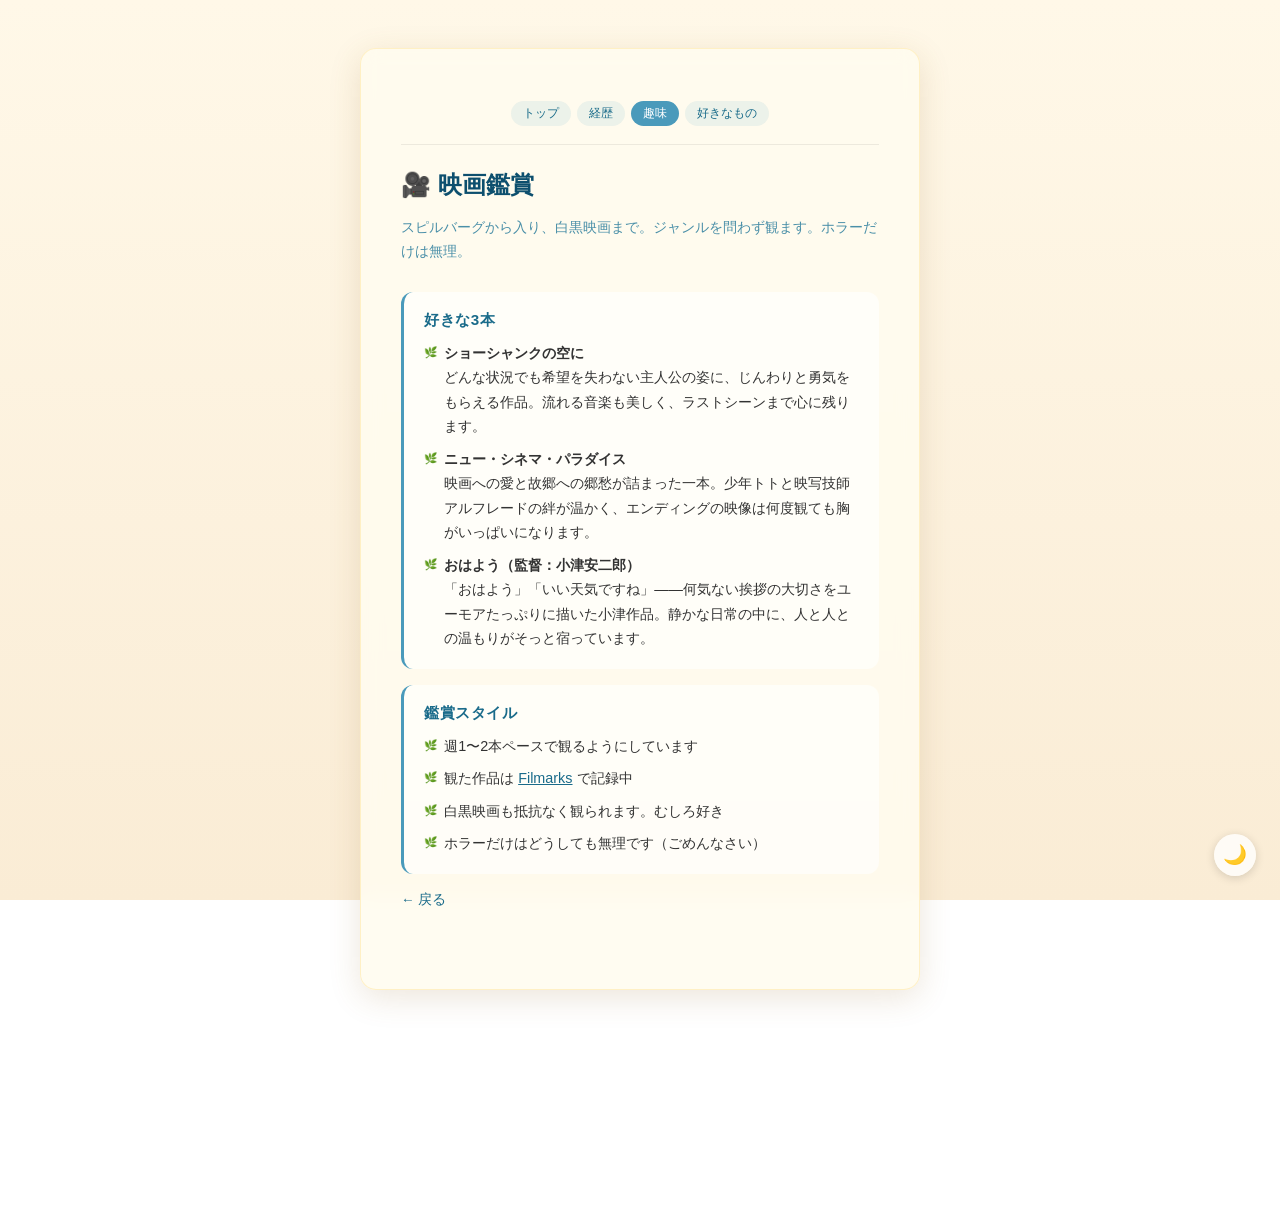
<file: movie.html>
<!DOCTYPE html>
<html lang="ja">
<head>
  <meta charset="UTF-8">
  <meta name="viewport" content="width=device-width, initial-scale=1.0">
  <title>映画鑑賞 | 内田彩渚</title>
  <link rel="stylesheet" href="style.css">
  <link rel="stylesheet" href="hobby-common.css">
  <link rel="stylesheet" href="dark-mode.css">
  <script src="dark-mode.js"></script>
</head>
<body>
  <div class="container hobby-container">
    <nav class="site-nav">
      <a href="index.html">トップ</a>
      <a href="index.html#career">経歴</a>
      <a href="hobbies.html" class="current">趣味</a>
      <a href="index.html#likes">好きなもの</a>
    </nav>
    <h2 class="hobby-heading">🎥 映画鑑賞</h2>
    <p class="hobby-lead">スピルバーグから入り、白黒映画まで。ジャンルを問わず観ます。ホラーだけは無理。</p>

    <div class="hobby-card">
      <h3>好きな3本</h3>
      <ul>
        <li>
          <strong>ショーシャンクの空に</strong><br>
          どんな状況でも希望を失わない主人公の姿に、じんわりと勇気をもらえる作品。流れる音楽も美しく、ラストシーンまで心に残ります。
        </li>
        <li>
          <strong>ニュー・シネマ・パラダイス</strong><br>
          映画への愛と故郷への郷愁が詰まった一本。少年トトと映写技師アルフレードの絆が温かく、エンディングの映像は何度観ても胸がいっぱいになります。
        </li>
        <li>
          <strong>おはよう（監督：小津安二郎）</strong><br>
          「おはよう」「いい天気ですね」——何気ない挨拶の大切さをユーモアたっぷりに描いた小津作品。静かな日常の中に、人と人との温もりがそっと宿っています。
        </li>
      </ul>
    </div>

    <div class="hobby-card">
      <h3>鑑賞スタイル</h3>
      <ul>
        <li>週1〜2本ペースで観るようにしています</li>
        <li>観た作品は <a href="https://filmarks.com/users/ayn___0327" target="_blank">Filmarks</a> で記録中</li>
        <li>白黒映画も抵抗なく観られます。むしろ好き</li>
        <li>ホラーだけはどうしても無理です（ごめんなさい）</li>
      </ul>
    </div>

    <a class="back-link" href="hobbies.html">← 戻る</a>
  </div>
</body>
</html>
</file>
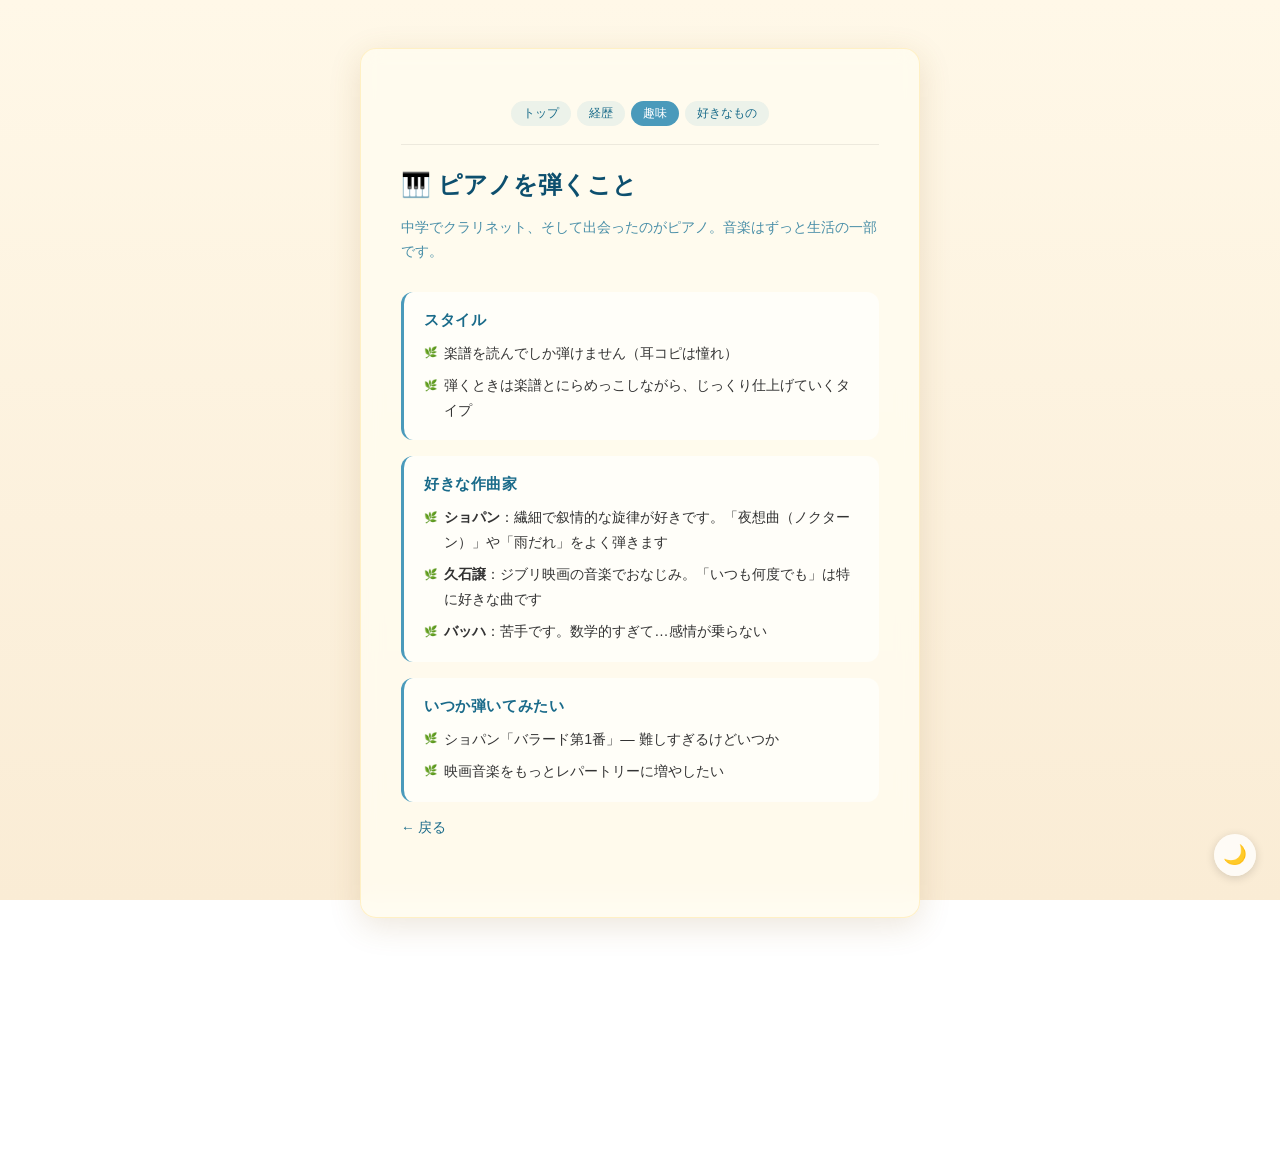
<file: piano.html>
<!DOCTYPE html>
<html lang="ja">
<head>
  <meta charset="UTF-8">
  <meta name="viewport" content="width=device-width, initial-scale=1.0">
  <title>ピアノ | 内田彩渚</title>
  <link rel="stylesheet" href="style.css">
  <link rel="stylesheet" href="hobby-common.css">
  <link rel="stylesheet" href="dark-mode.css">
  <script src="dark-mode.js"></script>
</head>
<body>
  <div class="container hobby-container">
    <nav class="site-nav">
      <a href="index.html">トップ</a>
      <a href="index.html#career">経歴</a>
      <a href="hobbies.html" class="current">趣味</a>
      <a href="index.html#likes">好きなもの</a>
    </nav>
    <h2 class="hobby-heading">🎹 ピアノを弾くこと</h2>
    <p class="hobby-lead">中学でクラリネット、そして出会ったのがピアノ。音楽はずっと生活の一部です。</p>

    <div class="hobby-card">
      <h3>スタイル</h3>
      <ul>
        <li>楽譜を読んでしか弾けません（耳コピは憧れ）</li>
        <li>弾くときは楽譜とにらめっこしながら、じっくり仕上げていくタイプ</li>
      </ul>
    </div>

    <div class="hobby-card">
      <h3>好きな作曲家</h3>
      <ul>
        <li><strong>ショパン</strong>：繊細で叙情的な旋律が好きです。「夜想曲（ノクターン）」や「雨だれ」をよく弾きます</li>
        <li><strong>久石譲</strong>：ジブリ映画の音楽でおなじみ。「いつも何度でも」は特に好きな曲です</li>
        <li><strong>バッハ</strong>：苦手です。数学的すぎて…感情が乗らない</li>
      </ul>
    </div>

    <div class="hobby-card">
      <h3>いつか弾いてみたい</h3>
      <ul>
        <li>ショパン「バラード第1番」— 難しすぎるけどいつか</li>
        <li>映画音楽をもっとレパートリーに増やしたい</li>
      </ul>
    </div>

    <a class="back-link" href="hobbies.html">← 戻る</a>
  </div>
</body>
</html>
</file>
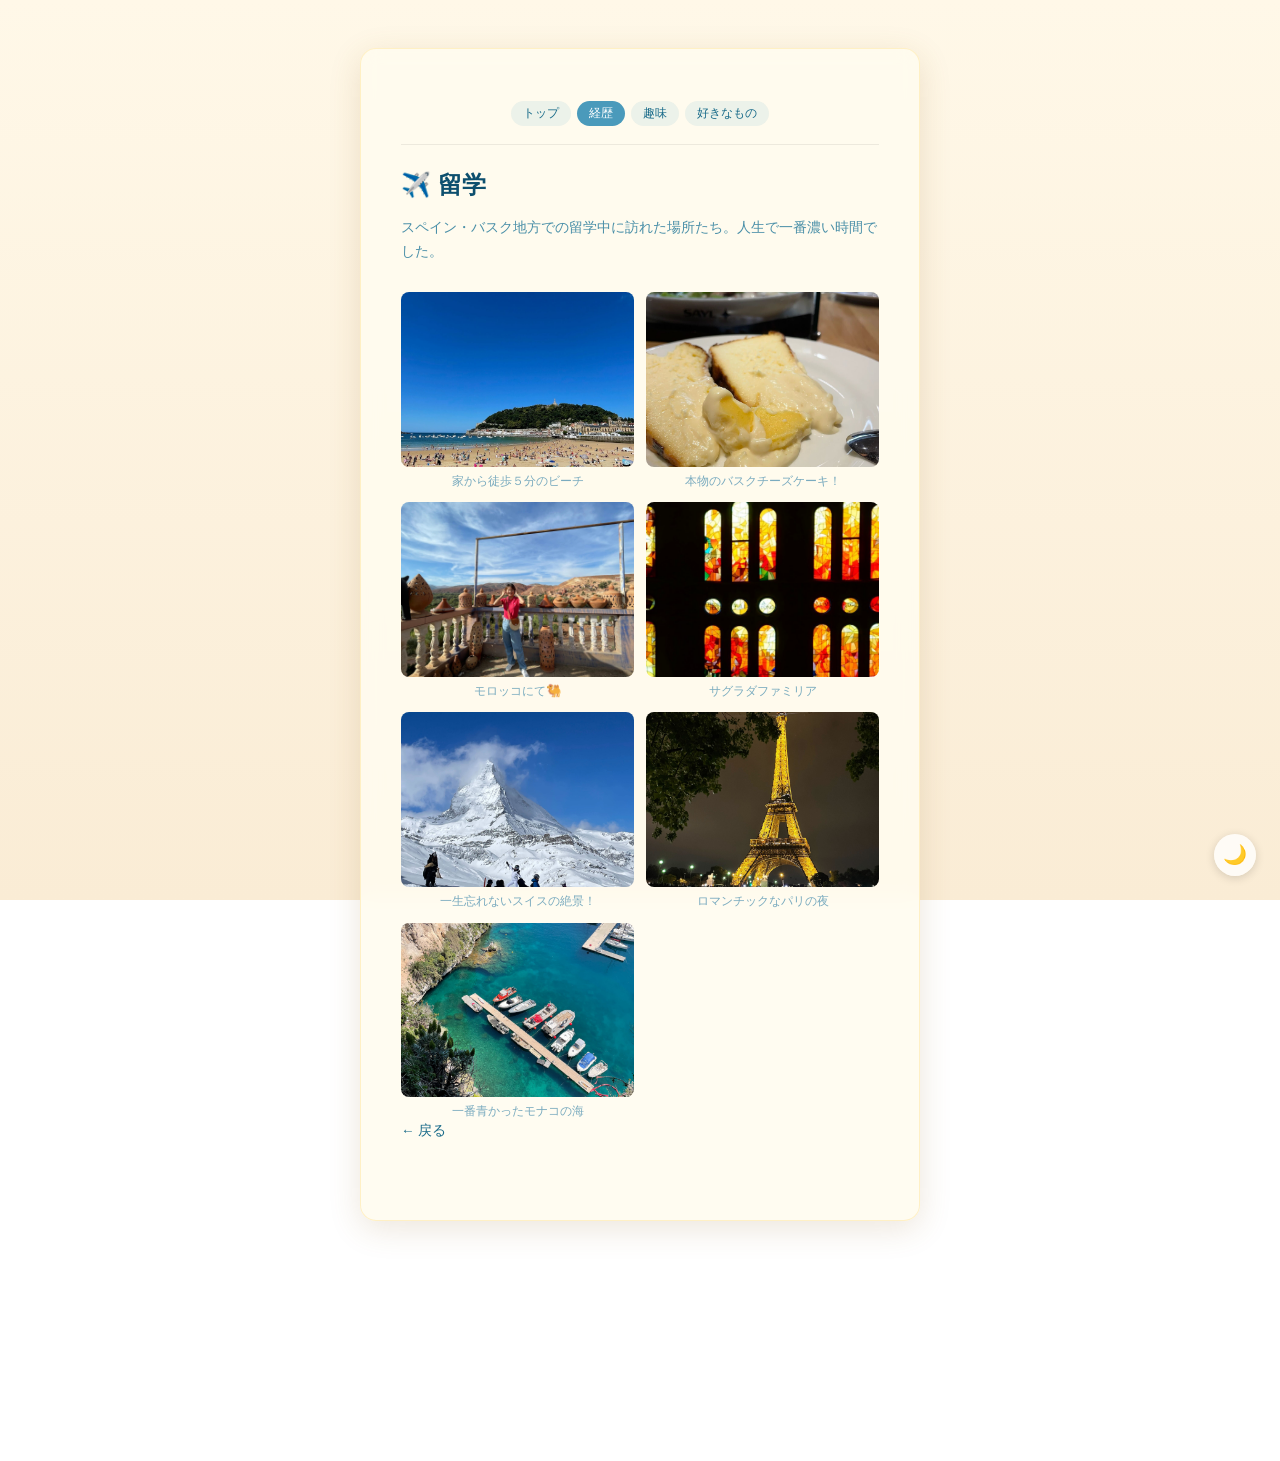
<file: ryugaku.html>
<!DOCTYPE html>
<html lang="ja">
<head>
  <meta charset="UTF-8">
  <meta name="viewport" content="width=device-width, initial-scale=1.0">
  <title>留学 | 内田彩渚</title>
  <link rel="stylesheet" href="style.css">
  <link rel="stylesheet" href="hobby-common.css">
  <link rel="stylesheet" href="dark-mode.css">
  <script src="dark-mode.js"></script>
  <style>
    .photo-grid {
      display: grid;
      grid-template-columns: 1fr 1fr;
      gap: 12px;
    }

    @media (max-width: 600px) {
      .photo-grid {
        grid-template-columns: 1fr;
      }
    }

    .photo-item img {
      width: 100%;
      border-radius: 8px;
      object-fit: cover;
      aspect-ratio: 4 / 3;
      display: block;
    }

    .photo-caption {
      font-size: 0.78rem;
      color: #7aabbf;
      text-align: center;
      margin-top: 6px;
      line-height: 1.4;
    }
  </style>
</head>
<body>
  <div class="container hobby-container">
    <nav class="site-nav">
      <a href="index.html">トップ</a>
      <a href="index.html#career" class="current">経歴</a>
      <a href="hobbies.html">趣味</a>
      <a href="index.html#likes">好きなもの</a>
    </nav>
    <h2 class="hobby-heading">✈️ 留学</h2>
    <p class="hobby-lead">スペイン・バスク地方での留学中に訪れた場所たち。人生で一番濃い時間でした。</p>

    <div class="photo-grid">
      <div class="photo-item">
        <img src="IMG_5268.jpg" alt="家から徒歩５分のビーチ">
        <p class="photo-caption">家から徒歩５分のビーチ</p>
      </div>
      <div class="photo-item">
        <img src="IMG_5149.jpg" alt="本物のバスクチーズケーキ！">
        <p class="photo-caption">本物のバスクチーズケーキ！</p>
      </div>
      <div class="photo-item">
        <img src="IMG_6626.jpg" alt="モロッコにて🐫">
        <p class="photo-caption">モロッコにて🐫</p>
      </div>
      <div class="photo-item">
        <img src="IMG_8056.png" alt="サグラダファミリア">
        <p class="photo-caption">サグラダファミリア</p>
      </div>
      <div class="photo-item">
        <img src="IMG_1583.jpg" alt="一生忘れないスイスの絶景！">
        <p class="photo-caption">一生忘れないスイスの絶景！</p>
      </div>
      <div class="photo-item">
        <img src="IMG_2303.jpg" alt="ロマンチックなパリの夜">
        <p class="photo-caption">ロマンチックなパリの夜</p>
      </div>
      <div class="photo-item">
        <img src="IMG_2841.jpg" alt="一番青かったモナコの海">
        <p class="photo-caption">一番青かったモナコの海</p>
      </div>
    </div>

    <a class="back-link" href="index.html">← 戻る</a>
  </div>
</body>
</html>
</file>
<file: style.css>
* {
  margin: 0;
  padding: 0;
  box-sizing: border-box;
}

body {
  font-family: 'Hiragino Sans', 'Meiryo', sans-serif;
  background: linear-gradient(180deg, #fff8e8 0%, #faecd5 100%);
  background-attachment: fixed;
  color: #333;
  min-height: 100vh;
  display: flex;
  align-items: flex-start;
  justify-content: center;
  padding: 48px 16px 240px;
}

.container {
  text-align: center;
  padding: 52px 40px;
  background: rgba(255, 252, 240, 0.88);
  backdrop-filter: blur(10px);
  border-radius: 16px;
  box-shadow: 0 8px 32px rgba(140, 100, 40, 0.16);
  border: 1px solid rgba(255, 235, 180, 0.7);
  max-width: 520px;
  width: 100%;
  position: relative;
  z-index: 1;
  animation: fadeInUp 0.5s ease both;
}

@keyframes fadeInUp {
  from {
    opacity: 0;
    transform: translateY(24px);
  }
  to {
    opacity: 1;
    transform: translateY(0);
  }
}

h1 {
  font-size: 2.4rem;
  letter-spacing: 0.08em;
  margin-bottom: 12px;
  color: #0d4f6e;
}

.subtitle {
  font-size: 1rem;
  color: #4a8fa8;
  letter-spacing: 0.04em;
}

.about {
  margin-top: 20px;
  text-align: left;
  background: rgba(255, 255, 255, 0.6);
  border-radius: 12px;
  padding: 20px 24px;
  border: 1px solid rgba(74, 154, 187, 0.18);
  box-shadow: 0 2px 8px rgba(26, 107, 138, 0.06);
}

.about h2 {
  font-size: 1.05rem;
  color: #1a6b8a;
  margin-bottom: 14px;
  padding-bottom: 8px;
  border-bottom: 1px solid #b8dce8;
  letter-spacing: 0.06em;
}

.about ul {
  list-style: none;
  display: flex;
  flex-direction: column;
  gap: 10px;
}

.about li {
  font-size: 0.92rem;
  display: flex;
  align-items: baseline;
  gap: 12px;
}

.subsection-head {
  font-size: 0.72rem;
  font-weight: bold;
  color: #4a9abb;
  letter-spacing: 0.1em;
  margin-top: 16px;
  margin-bottom: 6px;
}

/* Collapsible sections */
details.about > summary {
  cursor: pointer;
  list-style: none;
  display: flex;
  align-items: center;
  gap: 8px;
}
details.about > summary::-webkit-details-marker {
  display: none;
}
details.about > summary::after {
  content: '›';
  font-size: 1.2rem;
  color: #4a9abb;
  transition: transform 0.2s ease;
  line-height: 1;
  margin-left: auto;
}
details.about[open] > summary::after {
  transform: rotate(90deg);
}
details.about > summary h2 {
  margin-bottom: 0;
  padding-bottom: 0;
  border-bottom: none;
  flex: 1;
}
details.about[open] > summary h2 {
  margin-bottom: 14px;
  padding-bottom: 8px;
  border-bottom: 1px solid #b8dce8;
}
details.about > summary:hover h2 {
  color: #0d4f6e;
}

a {
  color: #1a6b8a;
  text-decoration: underline;
}
a:hover {
  opacity: 0.75;
}

.note {
  margin-top: 10px;
  font-size: 0.82rem;
  color: #7aabbf;
  font-style: italic;
  text-align: left;
}

.message {
  margin-top: 4px;
  font-size: 1.05rem;
  font-weight: bold;
  color: #0d4f6e;
  background: rgba(74, 154, 187, 0.12);
  border-radius: 8px;
  padding: 14px 18px;
  text-align: left;
}

.label {
  font-size: 0.75rem;
  color: #fff;
  background: #4a9abb;
  padding: 2px 8px;
  border-radius: 4px;
  white-space: nowrap;
}

.omake h2 {
  font-size: 0.9rem;
  color: #b8a0b0;
  border-bottom-color: #e8d0dc;
  letter-spacing: 0.04em;
}

.label-omake {
  background: #e8a0b4;
}

/* Beach illustration */
#beach-scene {
  position: fixed;
  bottom: 0;
  left: 0;
  width: 100%;
  height: 220px;
  pointer-events: none;
  z-index: 0;
  overflow: visible;
}

/* Site navigation */
.site-nav {
  display: flex;
  gap: 6px;
  flex-wrap: wrap;
  justify-content: center;
  margin-bottom: 24px;
  padding-bottom: 18px;
  border-bottom: 1px solid rgba(0, 0, 0, 0.07);
}
.site-nav a {
  font-size: 0.78rem;
  color: #1a6b8a;
  text-decoration: none;
  padding: 4px 12px;
  border-radius: 20px;
  background: rgba(74, 154, 187, 0.1);
  transition: background 0.2s, color 0.2s;
}
.site-nav a:hover {
  background: rgba(74, 154, 187, 0.25);
  opacity: 1;
}
.site-nav a.current {
  background: #4a9abb;
  color: white;
}

@media (max-width: 600px) {
  body {
    padding: 24px 12px 240px;
    background-attachment: scroll;
  }

  .container {
    padding: 32px 20px;
  }

  h1 {
    font-size: 1.8rem;
  }

  .about {
    padding: 16px;
  }
}
</file>
<file: dark-mode.css>
/* ===== STARS OVERLAY ===== */
.stars-overlay {
  position: fixed;
  top: 0; left: 0;
  width: 100%; height: 100%;
  pointer-events: none;
  z-index: 0;
  opacity: 0;
  transition: opacity 1s ease;
}
[data-theme="dark"] .stars-overlay {
  opacity: 1;
}
.star {
  position: absolute;
  background: #fff;
  border-radius: 50%;
  animation: twinkle 3s ease-in-out infinite;
}
@keyframes twinkle {
  0%, 100% { opacity: 0.15; transform: scale(1); }
  50%       { opacity: 1;    transform: scale(1.4); }
}

/* ===== TOGGLE BUTTON ===== */
.theme-toggle {
  position: fixed;
  bottom: 24px;
  right: 24px;
  width: 42px;
  height: 42px;
  border-radius: 50%;
  border: none;
  cursor: pointer;
  font-size: 1.2rem;
  line-height: 1;
  display: flex;
  align-items: center;
  justify-content: center;
  z-index: 1000;
  background: rgba(255, 255, 255, 0.78);
  backdrop-filter: blur(8px);
  box-shadow: 0 2px 10px rgba(0, 0, 0, 0.15);
  transition: transform 0.2s ease, background 0.5s ease, box-shadow 0.5s ease;
}
.theme-toggle:hover {
  transform: scale(1.12);
}
[data-theme="dark"] .theme-toggle {
  background: rgba(10, 30, 70, 0.78);
  box-shadow: 0 2px 12px rgba(74, 154, 187, 0.35);
}

/* ===== TRANSITIONS (dark mode 切替時のみスムーズに) ===== */
body                          { transition: background 0.5s ease; }
.container                    { transition: background 0.5s ease, box-shadow 0.5s ease, border-color 0.5s ease; }
.about                        { transition: background 0.4s ease, border-color 0.4s ease; }
.hobby-card, .app-card        { transition: transform 0.2s ease, background 0.4s ease, border-left-color 0.4s ease, box-shadow 0.4s ease; }
h1, h2, h3                    { transition: color 0.4s ease; }
.hobby-heading, .app-heading  { transition: color 0.4s ease; }
.hobby-lead, .app-lead        { transition: color 0.4s ease; }
.back-link, .back-link-app    { transition: color 0.3s ease; }
.subtitle, .note              { transition: color 0.4s ease; }
a                             { transition: color 0.3s ease, opacity 0.2s; }

/* ===== DARK MODE ===== */

/* 背景・文字 */
[data-theme="dark"] body {
  background: linear-gradient(180deg, #0e1e35 0%, #152d4a 50%, #1a3655 100%);
  color: #d8ecf5;
}

/* メインコンテナ */
[data-theme="dark"] .container {
  background: rgba(14, 28, 55, 0.88);
  box-shadow: 0 8px 32px rgba(0, 30, 80, 0.45);
  border-color: rgba(74, 154, 187, 0.28);
}

/* 見出し・テキスト */
[data-theme="dark"] h1                  { color: #b0ddf0; }
[data-theme="dark"] .subtitle           { color: #8bbdd0; }
[data-theme="dark"] .note              { color: #5e97ad; }
[data-theme="dark"] a                   { color: #8ed0ea; }
[data-theme="dark"] a:hover             { opacity: 0.8; }

/* ラベル */
[data-theme="dark"] .label             { background: #1a5f7a; }

/* index.html セクションカード */
[data-theme="dark"] .about {
  background: rgba(74, 154, 187, 0.12);
  border-color: rgba(74, 154, 187, 0.22);
}
[data-theme="dark"] .about h2 {
  color: #8ed0ea;
  border-bottom-color: rgba(74, 154, 187, 0.3);
}
[data-theme="dark"] details.about > summary::after {
  color: #7ec8e3;
}
[data-theme="dark"] .subsection-head   { color: #4a9abb; }

/* ナビゲーション */
[data-theme="dark"] .site-nav a {
  color: #7ec8e3;
  background: rgba(74, 154, 187, 0.1);
}
[data-theme="dark"] .site-nav a:hover  { background: rgba(74, 154, 187, 0.22); }
[data-theme="dark"] .site-nav a.current {
  background: #1f6f8e;
  color: #c0e4f2;
}

/* カード注釈 */
[data-theme="dark"] .card-note          { color: #6a9db5; }

/* 趣味ページ */
[data-theme="dark"] .hobby-heading      { color: #b0ddf0; }
[data-theme="dark"] .hobby-heading::after { background: #5aaccc; }
[data-theme="dark"] .hobby-lead         { color: #8bbdd0; }
[data-theme="dark"] .hobby-card {
  background: rgba(74, 154, 187, 0.15);
  border-left-color: #2a80a0;
}
[data-theme="dark"] .hobby-card:hover   { box-shadow: 0 6px 18px rgba(0, 60, 120, 0.35); }
[data-theme="dark"] .hobby-card h3      { color: #8ed0ea; }
[data-theme="dark"] .hobby-card li      { color: #c8e4f0; }
[data-theme="dark"] .back-link          { color: #7ec8e3; }
[data-theme="dark"] .back-link:hover    { color: #a8d8ea; }

/* アプリページ */
[data-theme="dark"] .app-heading        { color: #b0ddf0; }
[data-theme="dark"] .app-heading::after { background: #5aaccc; }
[data-theme="dark"] .app-lead           { color: #8bbdd0; }
[data-theme="dark"] .app-card {
  background: rgba(74, 154, 187, 0.15);
  border-left-color: #2a80a0;
}
[data-theme="dark"] .app-card:hover     { box-shadow: 0 6px 18px rgba(0, 60, 120, 0.35); }
[data-theme="dark"] .app-card h3        { color: #8ed0ea; }
[data-theme="dark"] .app-card li        { color: #c8e4f0; }
[data-theme="dark"] .back-link-app      { color: #7ec8e3; }
[data-theme="dark"] .back-link-app:hover { color: #a8d8ea; }

/* 留学ページ キャプション */
[data-theme="dark"] .photo-caption      { color: #4a7a90; }

/* ビーチSVG（夜バージョン） */
[data-theme="dark"] #beach-scene {
  filter: brightness(0.3) hue-rotate(200deg) saturate(0.6);
  transition: filter 0.6s ease;
}
</file>
<file: app.css>
body {
  background: linear-gradient(180deg, #fff8e8 0%, #faecd5 100%);
  background-attachment: fixed;
}

.container {
  box-shadow: 0 8px 32px rgba(140, 100, 40, 0.16);
  border-color: rgba(255, 235, 180, 0.7);
  animation: fadeInUp 0.5s ease both;
}

@keyframes fadeInUp {
  from {
    opacity: 0;
    transform: translateY(24px);
  }
  to {
    opacity: 1;
    transform: translateY(0);
  }
}

.app-container {
  max-width: 560px;
  text-align: left;
}

.back-link-app {
  display: inline-block;
  margin-bottom: 28px;
  font-size: 0.85rem;
  color: #1a6b8a;
  text-decoration: none;
  transition: color 0.2s;
}
.back-link-app:hover {
  color: #0d4f6e;
  text-decoration: underline;
}

.app-heading {
  font-size: 1.5rem;
  color: #0d4f6e;
  margin-bottom: 8px;
  position: relative;
  display: inline-block;
}
.app-heading::after {
  content: '';
  display: block;
  height: 2px;
  width: 0;
  background: #4a9abb;
  border-radius: 2px;
  margin-top: 4px;
  transition: width 0.4s ease;
}
.app-container:hover .app-heading::after {
  width: 100%;
}

.app-lead {
  font-size: 0.9rem;
  color: #4a8fa8;
  margin-bottom: 28px;
  line-height: 1.7;
}

.app-card {
  background: rgba(255, 255, 255, 0.6);
  border-left: 3px solid #4a9abb;
  border-radius: 12px;
  padding: 18px 20px;
  margin-bottom: 16px;
  transition: transform 0.2s ease, box-shadow 0.2s ease;
}
.app-card:hover {
  transform: translateY(-3px);
  box-shadow: 0 6px 18px rgba(26, 107, 138, 0.14);
}

.app-card h3 {
  font-size: 0.95rem;
  color: #1a6b8a;
  margin-bottom: 10px;
  letter-spacing: 0.04em;
}

.app-card ul {
  list-style: none;
  display: flex;
  flex-direction: column;
  gap: 8px;
}

.app-card li {
  font-size: 0.9rem;
  color: #333;
  line-height: 1.7;
  padding-left: 1.4em;
  position: relative;
}

.app-card li::before {
  content: '🌿';
  position: absolute;
  left: 0;
  font-size: 0.75em;
  top: 0.2em;
}

.site-nav a {
  color: #1a6b8a;
  background: rgba(74, 154, 187, 0.1);
}
.site-nav a:hover {
  background: rgba(74, 154, 187, 0.25);
}
.site-nav a.current {
  background: #4a9abb;
  color: white;
}

@media (max-width: 600px) {
  body {
    background-attachment: scroll;
  }

  .app-heading {
    font-size: 1.3rem;
  }

  .app-card {
    padding: 14px 16px;
  }
}
</file>
<file: hobby-common.css>
body {
  background: linear-gradient(180deg, #fff8e8 0%, #faecd5 100%);
  background-attachment: fixed;
}

.container {
  box-shadow: 0 8px 32px rgba(140, 100, 40, 0.16);
  border-color: rgba(255, 235, 180, 0.7);
  animation: fadeInUp 0.5s ease both;
}

@keyframes fadeInUp {
  from {
    opacity: 0;
    transform: translateY(24px);
  }
  to {
    opacity: 1;
    transform: translateY(0);
  }
}

.hobby-container {
  max-width: 560px;
  text-align: left;
}

.back-link {
  display: inline-block;
  margin-bottom: 28px;
  font-size: 0.85rem;
  color: #1a6b8a;
  text-decoration: none;
  transition: color 0.2s;
}
.back-link:hover {
  color: #0d4f6e;
  text-decoration: underline;
}

.hobby-heading {
  font-size: 1.5rem;
  color: #0d4f6e;
  margin-bottom: 8px;
  position: relative;
  display: inline-block;
}
.hobby-heading::after {
  content: '';
  display: block;
  height: 2px;
  width: 0;
  background: #4a9abb;
  border-radius: 2px;
  margin-top: 4px;
  transition: width 0.4s ease;
}
.hobby-container:hover .hobby-heading::after {
  width: 100%;
}

.hobby-lead {
  font-size: 0.9rem;
  color: #4a8fa8;
  margin-bottom: 28px;
  line-height: 1.7;
}

.hobby-card {
  background: rgba(255, 255, 255, 0.6);
  border-left: 3px solid #4a9abb;
  border-radius: 12px;
  padding: 18px 20px;
  margin-bottom: 16px;
  transition: transform 0.2s ease, box-shadow 0.2s ease;
}
.hobby-card:hover {
  transform: translateY(-3px);
  box-shadow: 0 6px 18px rgba(26, 107, 138, 0.14);
}

.hobby-card h3 {
  font-size: 0.95rem;
  color: #1a6b8a;
  margin-bottom: 10px;
  letter-spacing: 0.04em;
}

.hobby-card ul {
  list-style: none;
  display: flex;
  flex-direction: column;
  gap: 8px;
}

.hobby-card li {
  font-size: 0.9rem;
  color: #333;
  line-height: 1.7;
  padding-left: 1.4em;
  position: relative;
}

.hobby-card li::before {
  content: '🌿';
  position: absolute;
  left: 0;
  font-size: 0.75em;
  top: 0.2em;
}

.card-note {
  font-size: 0.8rem;
  color: #7aabbf;
  font-style: italic;
  margin-top: 8px;
  text-align: right;
}

.site-nav a {
  color: #1a6b8a;
  background: rgba(74, 154, 187, 0.1);
}
.site-nav a:hover {
  background: rgba(74, 154, 187, 0.25);
}
.site-nav a.current {
  background: #4a9abb;
  color: white;
}

@media (max-width: 600px) {
  body {
    background-attachment: scroll;
  }

  .hobby-heading {
    font-size: 1.3rem;
  }

  .hobby-card {
    padding: 14px 16px;
  }
}
</file>
